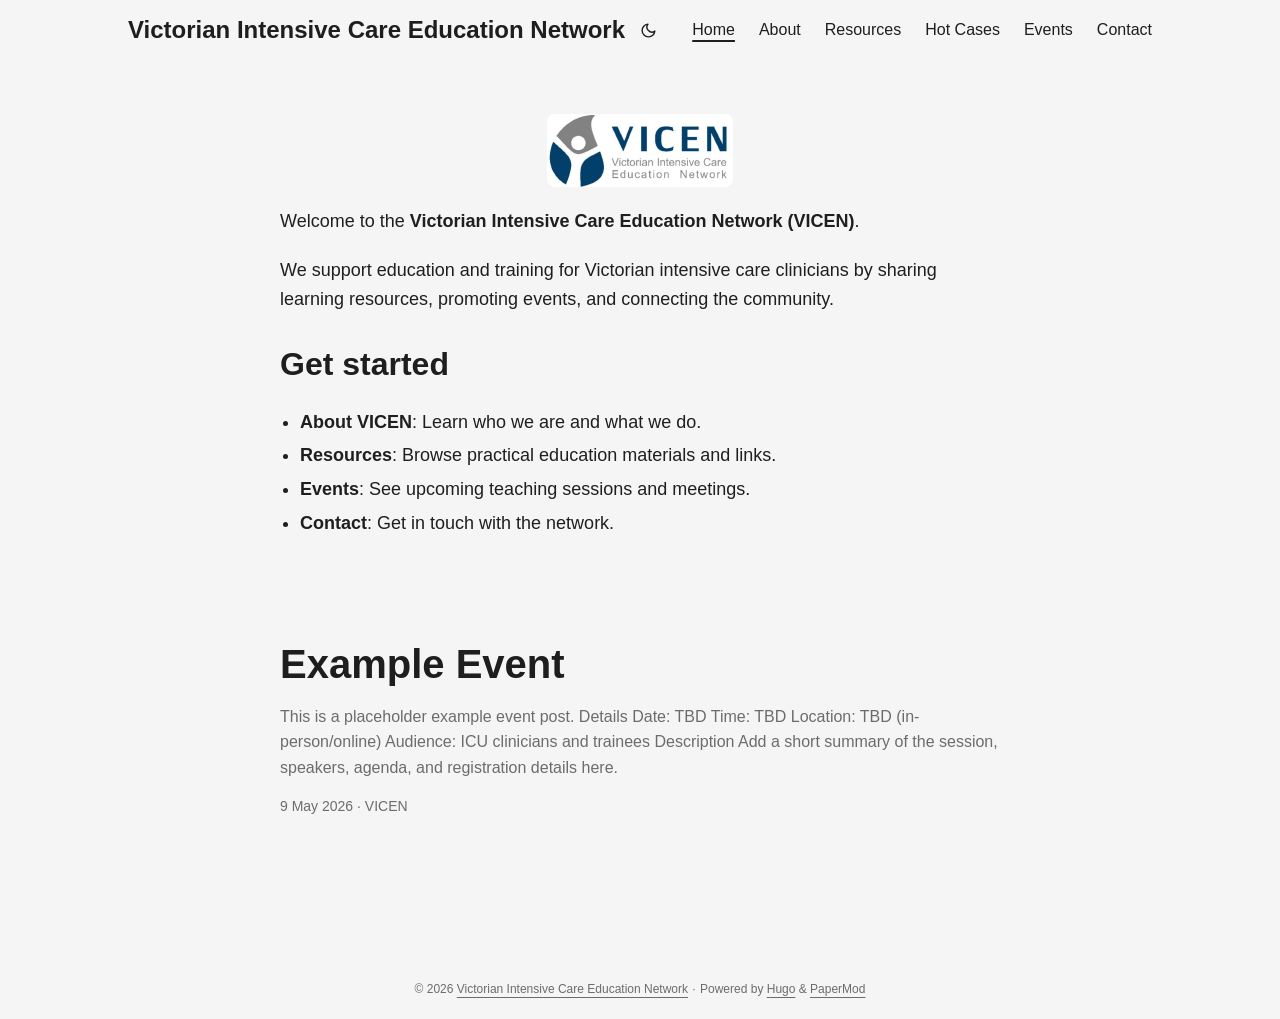
<file: index.html>
<!doctype html><html lang=en dir=auto data-theme=auto><head><meta name=generator content="Hugo 0.161.1"><meta charset=utf-8><meta http-equiv=X-UA-Compatible content="IE=edge"><meta name=viewport content="width=device-width,initial-scale=1,shrink-to-fit=no"><meta name=robots content="index, follow"><title>Victorian Intensive Care Education Network</title><meta name=description content="Education and training resources for Victorian intensive care clinicians"><meta name=author content="VICEN"><link rel=canonical href=https://vicen.au/><link crossorigin=anonymous href=/assets/css/stylesheet.afa6e115031b392f7a4e72c3837d4e93e29bbe88020dcc9831ffcea9108dd969.css integrity="sha256-r6bhFQMbOS96TnLDg31Ok+KbvogCDcyYMf/OqRCN2Wk=" rel="preload stylesheet" as=style><link rel=icon href=https://vicen.au/favicon.ico><link rel=icon type=image/png sizes=16x16 href=https://vicen.au/favicon-16x16.png><link rel=icon type=image/png sizes=32x32 href=https://vicen.au/favicon-32x32.png><link rel=apple-touch-icon href=https://vicen.au/apple-touch-icon.png><link rel=mask-icon href=https://vicen.au/safari-pinned-tab.svg><meta name=theme-color content="#2e2e33"><meta name=msapplication-TileColor content="#2e2e33"><link rel=alternate type=application/rss+xml href=https://vicen.au/index.xml title=rss><link rel=alternate hreflang=en href=https://vicen.au/><noscript><style>#theme-toggle,.top-link{display:none}</style><style>@media(prefers-color-scheme:dark){:root{--theme:rgb(29, 30, 32);--entry:rgb(46, 46, 51);--primary:rgb(218, 218, 219);--secondary:rgb(155, 156, 157);--tertiary:rgb(65, 66, 68);--content:rgb(196, 196, 197);--code-block-bg:rgb(46, 46, 51);--code-bg:rgb(55, 56, 62);--border:rgb(51, 51, 51);color-scheme:dark}.list{background:var(--theme)}.toc{background:var(--entry)}}</style></noscript><script>localStorage.getItem("pref-theme")==="dark"?document.querySelector("html").dataset.theme="dark":localStorage.getItem("pref-theme")==="light"?document.querySelector("html").dataset.theme="light":window.matchMedia("(prefers-color-scheme: dark)").matches?document.querySelector("html").dataset.theme="dark":document.querySelector("html").dataset.theme="light"</script><meta property="og:url" content="https://vicen.au/"><meta property="og:site_name" content="Victorian Intensive Care Education Network"><meta property="og:title" content="Victorian Intensive Care Education Network"><meta property="og:description" content="Welcome to the Victorian Intensive Care Education Network (VICEN).
We support education and training for Victorian intensive care clinicians by sharing learning resources, promoting events, and connecting the community.
Get started About VICEN: Learn who we are and what we do. Resources: Browse practical education materials and links. Events: See upcoming teaching sessions and meetings. Contact: Get in touch with the network."><meta property="og:locale" content="en_au"><meta property="og:type" content="website"><meta name=twitter:card content="summary"><meta name=twitter:title content="Victorian Intensive Care Education Network"><meta name=twitter:description content="Welcome to the Victorian Intensive Care Education Network (VICEN).
We support education and training for Victorian intensive care clinicians by sharing learning resources, promoting events, and connecting the community.
Get started About VICEN: Learn who we are and what we do. Resources: Browse practical education materials and links. Events: See upcoming teaching sessions and meetings. Contact: Get in touch with the network."><script type=application/ld+json>{"@context":"https://schema.org","@type":"Organization","name":"Victorian Intensive Care Education Network","url":"https://vicen.au/","description":"Education and training resources for Victorian intensive care clinicians","logo":"https://vicen.au/favicon.ico","sameAs":[]}</script></head><body class=list id=top><header class=header><nav class=header-nav><div class=logo><a href=https://vicen.au/ accesskey=h title="Victorian Intensive Care Education Network (Alt + H)">Victorian Intensive Care Education Network</a><div class=logo-switches><button id=theme-toggle class=theme-toggle accesskey=t title="(Alt + T)" aria-label="Toggle theme">
<svg class="moon" width="17" height="17" viewBox="0 0 24 24" fill="none" stroke="currentColor" stroke-width="2" stroke-linecap="round" stroke-linejoin="round"><path d="M21 12.79A9 9 0 1111.21 3 7 7 0 0021 12.79z"/></svg>
<svg class="sun" width="17" height="17" viewBox="0 0 24 24" fill="none" stroke="currentColor" stroke-width="2" stroke-linecap="round" stroke-linejoin="round"><circle cx="12" cy="12" r="5"/><line x1="12" y1="1" x2="12" y2="3"/><line x1="12" y1="21" x2="12" y2="23"/><line x1="4.22" y1="4.22" x2="5.64" y2="5.64"/><line x1="18.36" y1="18.36" x2="19.78" y2="19.78"/><line x1="1" y1="12" x2="3" y2="12"/><line x1="21" y1="12" x2="23" y2="12"/><line x1="4.22" y1="19.78" x2="5.64" y2="18.36"/><line x1="18.36" y1="5.64" x2="19.78" y2="4.22"/></svg></button></div></div><ul id=menu class=menu><li><a href=https://vicen.au/ title=Home><span class=active>Home</span></a></li><li><a href=https://vicen.au/about/ title=About><span>About</span></a></li><li><a href=https://vicen.au/resources/ title=Resources><span>Resources</span></a></li><li><a href=https://vicen.au/hot-cases/ title="Hot Cases"><span>Hot Cases</span></a></li><li><a href=https://vicen.au/events/ title=Events><span>Events</span></a></li><li><a href=https://vicen.au/contact/ title=Contact><span>Contact</span></a></li></ul></nav></header><main class=main><div class="post-content md-content"><figure class=align-center><img loading=lazy src=/images/vicen-branding.png#center alt="Victorian Intensive Care Education Network"></figure><p>Welcome to the <strong>Victorian Intensive Care Education Network (VICEN)</strong>.</p><p>We support education and training for Victorian intensive care clinicians by sharing learning resources, promoting events, and connecting the community.</p><h2 id=get-started>Get started<a hidden class=anchor aria-hidden=true href=#get-started>#</a></h2><ul><li><strong>About VICEN</strong>: Learn who we are and what we do.</li><li><strong>Resources</strong>: Browse practical education materials and links.</li><li><strong>Events</strong>: See upcoming teaching sessions and meetings.</li><li><strong>Contact</strong>: Get in touch with the network.</li></ul></div><article class=first-entry><header class=entry-header><h2 class=entry-hint-parent>Example Event</h2></header><div class=entry-content><p>This is a placeholder example event post.
Details Date: TBD Time: TBD Location: TBD (in-person/online) Audience: ICU clinicians and trainees Description Add a short summary of the session, speakers, agenda, and registration details here.</p></div><footer class=entry-footer><span title='2026-05-09 00:00:00 +0000 UTC'>9 May 2026</span>&nbsp;·&nbsp;<span>VICEN</span></footer><a class=entry-link aria-label="post link to Example Event" href=https://vicen.au/events/example-event/></a></article></main><footer class=footer><span>&copy; 2026 <a href=https://vicen.au/>Victorian Intensive Care Education Network</a></span> ·
<span>Powered by
<a href="https://gohugo.io/?utm_source=papermod" rel=noopener target=_blank>Hugo</a> &
<a href=https://github.com/adityatelange/hugo-PaperMod/ rel=noopener target=_blank>PaperMod</a></span></footer><a href=#top id=top-link class="top-link hidden" aria-label="go to top" title="Go to Top (Alt + G)" accesskey=g><svg viewBox="0 0 24 24" fill="none" stroke="currentColor" stroke-width="2" stroke-linecap="round" stroke-linejoin="round" class="feather feather-chevrons-up"><polyline points="17 11 12 6 7 11"/><polyline points="17 18 12 13 7 18"/></svg>
</a><script>let menu=document.getElementById("menu");if(menu){const e=localStorage.getItem("menu-scroll-position");e&&(menu.scrollLeft=parseInt(e,10)),menu.onscroll=function(){localStorage.setItem("menu-scroll-position",menu.scrollLeft)}}document.querySelectorAll('a[href^="#"]').forEach(e=>{e.addEventListener("click",function(e){e.preventDefault();var t=this.getAttribute("href").substr(1);window.matchMedia("(prefers-reduced-motion: reduce)").matches?document.querySelector(`[id='${decodeURIComponent(t)}']`).scrollIntoView():document.querySelector(`[id='${decodeURIComponent(t)}']`).scrollIntoView({behavior:"smooth"}),t==="top"?history.replaceState(null,null," "):history.pushState(null,null,`#${t}`)})})</script><script>var toplink=document.getElementById("top-link");window.onscroll=function(){const e=window.innerHeight;document.body.scrollTop>e||document.documentElement.scrollTop>e?toplink.classList.remove("hidden"):toplink.classList.add("hidden")}</script><script>document.getElementById("theme-toggle").addEventListener("click",()=>{const e=document.querySelector("html");e.dataset.theme==="dark"?(e.dataset.theme="light",localStorage.setItem("pref-theme","light")):(e.dataset.theme="dark",localStorage.setItem("pref-theme","dark"))})</script></body></html>
</file>
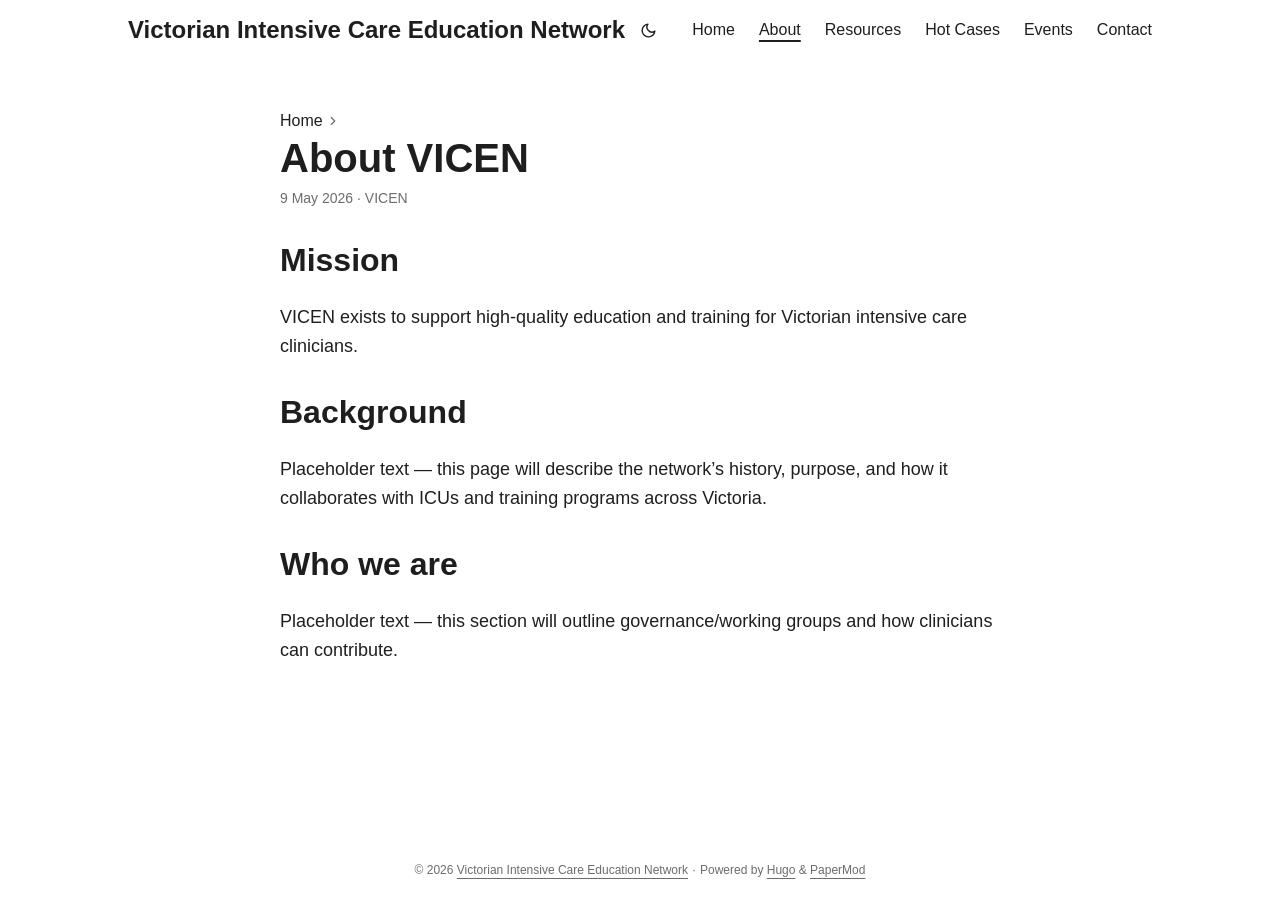
<file: about/index.html>
<!doctype html><html lang=en dir=auto data-theme=auto><head><meta charset=utf-8><meta http-equiv=X-UA-Compatible content="IE=edge"><meta name=viewport content="width=device-width,initial-scale=1,shrink-to-fit=no"><meta name=robots content="index, follow"><title>About VICEN | Victorian Intensive Care Education Network</title><meta name=keywords content><meta name=description content="Mission
VICEN exists to support high-quality education and training for Victorian intensive care clinicians.
Background
Placeholder text — this page will describe the network’s history, purpose, and how it collaborates with ICUs and training programs across Victoria.
Who we are
Placeholder text — this section will outline governance/working groups and how clinicians can contribute."><meta name=author content="VICEN"><link rel=canonical href=https://vicen.au/about/><link crossorigin=anonymous href=/assets/css/stylesheet.afa6e115031b392f7a4e72c3837d4e93e29bbe88020dcc9831ffcea9108dd969.css integrity="sha256-r6bhFQMbOS96TnLDg31Ok+KbvogCDcyYMf/OqRCN2Wk=" rel="preload stylesheet" as=style><link rel=icon href=https://vicen.au/favicon.ico><link rel=icon type=image/png sizes=16x16 href=https://vicen.au/favicon-16x16.png><link rel=icon type=image/png sizes=32x32 href=https://vicen.au/favicon-32x32.png><link rel=apple-touch-icon href=https://vicen.au/apple-touch-icon.png><link rel=mask-icon href=https://vicen.au/safari-pinned-tab.svg><meta name=theme-color content="#2e2e33"><meta name=msapplication-TileColor content="#2e2e33"><link rel=alternate hreflang=en href=https://vicen.au/about/><noscript><style>#theme-toggle,.top-link{display:none}</style><style>@media(prefers-color-scheme:dark){:root{--theme:rgb(29, 30, 32);--entry:rgb(46, 46, 51);--primary:rgb(218, 218, 219);--secondary:rgb(155, 156, 157);--tertiary:rgb(65, 66, 68);--content:rgb(196, 196, 197);--code-block-bg:rgb(46, 46, 51);--code-bg:rgb(55, 56, 62);--border:rgb(51, 51, 51);color-scheme:dark}.list{background:var(--theme)}.toc{background:var(--entry)}}</style></noscript><script>localStorage.getItem("pref-theme")==="dark"?document.querySelector("html").dataset.theme="dark":localStorage.getItem("pref-theme")==="light"?document.querySelector("html").dataset.theme="light":window.matchMedia("(prefers-color-scheme: dark)").matches?document.querySelector("html").dataset.theme="dark":document.querySelector("html").dataset.theme="light"</script><meta property="og:url" content="https://vicen.au/about/"><meta property="og:site_name" content="Victorian Intensive Care Education Network"><meta property="og:title" content="About VICEN"><meta property="og:description" content="Mission VICEN exists to support high-quality education and training for Victorian intensive care clinicians.
Background Placeholder text — this page will describe the network’s history, purpose, and how it collaborates with ICUs and training programs across Victoria.
Who we are Placeholder text — this section will outline governance/working groups and how clinicians can contribute."><meta property="og:locale" content="en_au"><meta property="og:type" content="article"><meta property="article:published_time" content="2026-05-09T00:00:00+00:00"><meta property="article:modified_time" content="2026-05-09T00:00:00+00:00"><meta name=twitter:card content="summary"><meta name=twitter:title content="About VICEN"><meta name=twitter:description content="Mission VICEN exists to support high-quality education and training for Victorian intensive care clinicians.
Background Placeholder text — this page will describe the network’s history, purpose, and how it collaborates with ICUs and training programs across Victoria.
Who we are Placeholder text — this section will outline governance/working groups and how clinicians can contribute."><script type=application/ld+json>{"@context":"https://schema.org","@type":"BreadcrumbList","itemListElement":[{"@type":"ListItem","position":1,"name":"About VICEN","item":"https://vicen.au/about/"}]}</script><script type=application/ld+json>{"@context":"https://schema.org","@type":"BlogPosting","headline":"About VICEN","name":"About VICEN","description":"Mission VICEN exists to support high-quality education and training for Victorian intensive care clinicians.\nBackground Placeholder text — this page will describe the network’s history, purpose, and how it collaborates with ICUs and training programs across Victoria.\nWho we are Placeholder text — this section will outline governance/working groups and how clinicians can contribute.\n","keywords":[],"articleBody":"Mission VICEN exists to support high-quality education and training for Victorian intensive care clinicians.\nBackground Placeholder text — this page will describe the network’s history, purpose, and how it collaborates with ICUs and training programs across Victoria.\nWho we are Placeholder text — this section will outline governance/working groups and how clinicians can contribute.\n","wordCount":"54","inLanguage":"en","datePublished":"2026-05-09T00:00:00Z","dateModified":"2026-05-09T00:00:00Z","author":{"@type":"Person","name":"VICEN"},"mainEntityOfPage":{"@type":"WebPage","@id":"https://vicen.au/about/"},"publisher":{"@type":"Organization","name":"Victorian Intensive Care Education Network","logo":{"@type":"ImageObject","url":"https://vicen.au/favicon.ico"}}}</script></head><body id=top><header class=header><nav class=header-nav><div class=logo><a href=https://vicen.au/ accesskey=h title="Victorian Intensive Care Education Network (Alt + H)">Victorian Intensive Care Education Network</a><div class=logo-switches><button id=theme-toggle class=theme-toggle accesskey=t title="(Alt + T)" aria-label="Toggle theme">
<svg class="moon" width="17" height="17" viewBox="0 0 24 24" fill="none" stroke="currentColor" stroke-width="2" stroke-linecap="round" stroke-linejoin="round"><path d="M21 12.79A9 9 0 1111.21 3 7 7 0 0021 12.79z"/></svg>
<svg class="sun" width="17" height="17" viewBox="0 0 24 24" fill="none" stroke="currentColor" stroke-width="2" stroke-linecap="round" stroke-linejoin="round"><circle cx="12" cy="12" r="5"/><line x1="12" y1="1" x2="12" y2="3"/><line x1="12" y1="21" x2="12" y2="23"/><line x1="4.22" y1="4.22" x2="5.64" y2="5.64"/><line x1="18.36" y1="18.36" x2="19.78" y2="19.78"/><line x1="1" y1="12" x2="3" y2="12"/><line x1="21" y1="12" x2="23" y2="12"/><line x1="4.22" y1="19.78" x2="5.64" y2="18.36"/><line x1="18.36" y1="5.64" x2="19.78" y2="4.22"/></svg></button></div></div><ul id=menu class=menu><li><a href=https://vicen.au/ title=Home><span>Home</span></a></li><li><a href=https://vicen.au/about/ title=About><span class=active>About</span></a></li><li><a href=https://vicen.au/resources/ title=Resources><span>Resources</span></a></li><li><a href=https://vicen.au/hot-cases/ title="Hot Cases"><span>Hot Cases</span></a></li><li><a href=https://vicen.au/events/ title=Events><span>Events</span></a></li><li><a href=https://vicen.au/contact/ title=Contact><span>Contact</span></a></li></ul></nav></header><main class=main><article class=post-single><header class=post-header><nav class=breadcrumbs role=navigation aria-label=Breadcrumb><a href=/>Home</a>
<svg viewBox="0 0 24 24" fill="none" stroke="currentColor" stroke-width="2" stroke-linecap="round" stroke-linejoin="round" class="feather feather-chevron-right"><polyline points="9 18 15 12 9 6"/></svg></nav><h1 class="post-title entry-hint-parent">About VICEN</h1><div class=post-meta><span title='2026-05-09 00:00:00 +0000 UTC'>9 May 2026</span>&nbsp;·&nbsp;<span>VICEN</span></div></header><div class="post-content md-content"><h2 id=mission>Mission<a hidden class=anchor aria-hidden=true href=#mission>#</a></h2><p>VICEN exists to support high-quality education and training for Victorian intensive care clinicians.</p><h2 id=background>Background<a hidden class=anchor aria-hidden=true href=#background>#</a></h2><p>Placeholder text — this page will describe the network’s history, purpose, and how it collaborates with ICUs and training programs across Victoria.</p><h2 id=who-we-are>Who we are<a hidden class=anchor aria-hidden=true href=#who-we-are>#</a></h2><p>Placeholder text — this section will outline governance/working groups and how clinicians can contribute.</p></div><footer class=post-footer><ul class=post-tags></ul></footer></article></main><footer class=footer><span>&copy; 2026 <a href=https://vicen.au/>Victorian Intensive Care Education Network</a></span> ·
<span>Powered by
<a href="https://gohugo.io/?utm_source=papermod" rel=noopener target=_blank>Hugo</a> &
<a href=https://github.com/adityatelange/hugo-PaperMod/ rel=noopener target=_blank>PaperMod</a></span></footer><a href=#top id=top-link class="top-link hidden" aria-label="go to top" title="Go to Top (Alt + G)" accesskey=g><svg viewBox="0 0 24 24" fill="none" stroke="currentColor" stroke-width="2" stroke-linecap="round" stroke-linejoin="round" class="feather feather-chevrons-up"><polyline points="17 11 12 6 7 11"/><polyline points="17 18 12 13 7 18"/></svg>
</a><script>let menu=document.getElementById("menu");if(menu){const e=localStorage.getItem("menu-scroll-position");e&&(menu.scrollLeft=parseInt(e,10)),menu.onscroll=function(){localStorage.setItem("menu-scroll-position",menu.scrollLeft)}}document.querySelectorAll('a[href^="#"]').forEach(e=>{e.addEventListener("click",function(e){e.preventDefault();var t=this.getAttribute("href").substr(1);window.matchMedia("(prefers-reduced-motion: reduce)").matches?document.querySelector(`[id='${decodeURIComponent(t)}']`).scrollIntoView():document.querySelector(`[id='${decodeURIComponent(t)}']`).scrollIntoView({behavior:"smooth"}),t==="top"?history.replaceState(null,null," "):history.pushState(null,null,`#${t}`)})})</script><script>var toplink=document.getElementById("top-link");window.onscroll=function(){const e=window.innerHeight;document.body.scrollTop>e||document.documentElement.scrollTop>e?toplink.classList.remove("hidden"):toplink.classList.add("hidden")}</script><script>document.getElementById("theme-toggle").addEventListener("click",()=>{const e=document.querySelector("html");e.dataset.theme==="dark"?(e.dataset.theme="light",localStorage.setItem("pref-theme","light")):(e.dataset.theme="dark",localStorage.setItem("pref-theme","dark"))})</script><script>document.querySelectorAll("pre > code").forEach(e=>{const n=e.parentNode.parentNode,t=document.createElement("button");t.classList.add("copy-code"),t.innerHTML="copy";function s(){t.innerHTML="copied!",setTimeout(()=>{t.innerHTML="copy"},2e3)}t.addEventListener("click",t=>{if("clipboard"in navigator){navigator.clipboard.writeText(e.textContent),s();return}const n=document.createRange();n.selectNodeContents(e);const o=window.getSelection();o.removeAllRanges(),o.addRange(n);try{document.execCommand("copy"),s()}catch{}o.removeRange(n)}),n.classList.contains("highlight")?n.appendChild(t):n.parentNode.firstChild==n||(e.parentNode.parentNode.parentNode.parentNode.parentNode.nodeName=="TABLE"?e.parentNode.parentNode.parentNode.parentNode.parentNode.appendChild(t):e.parentNode.appendChild(t))})</script></body></html>
</file>
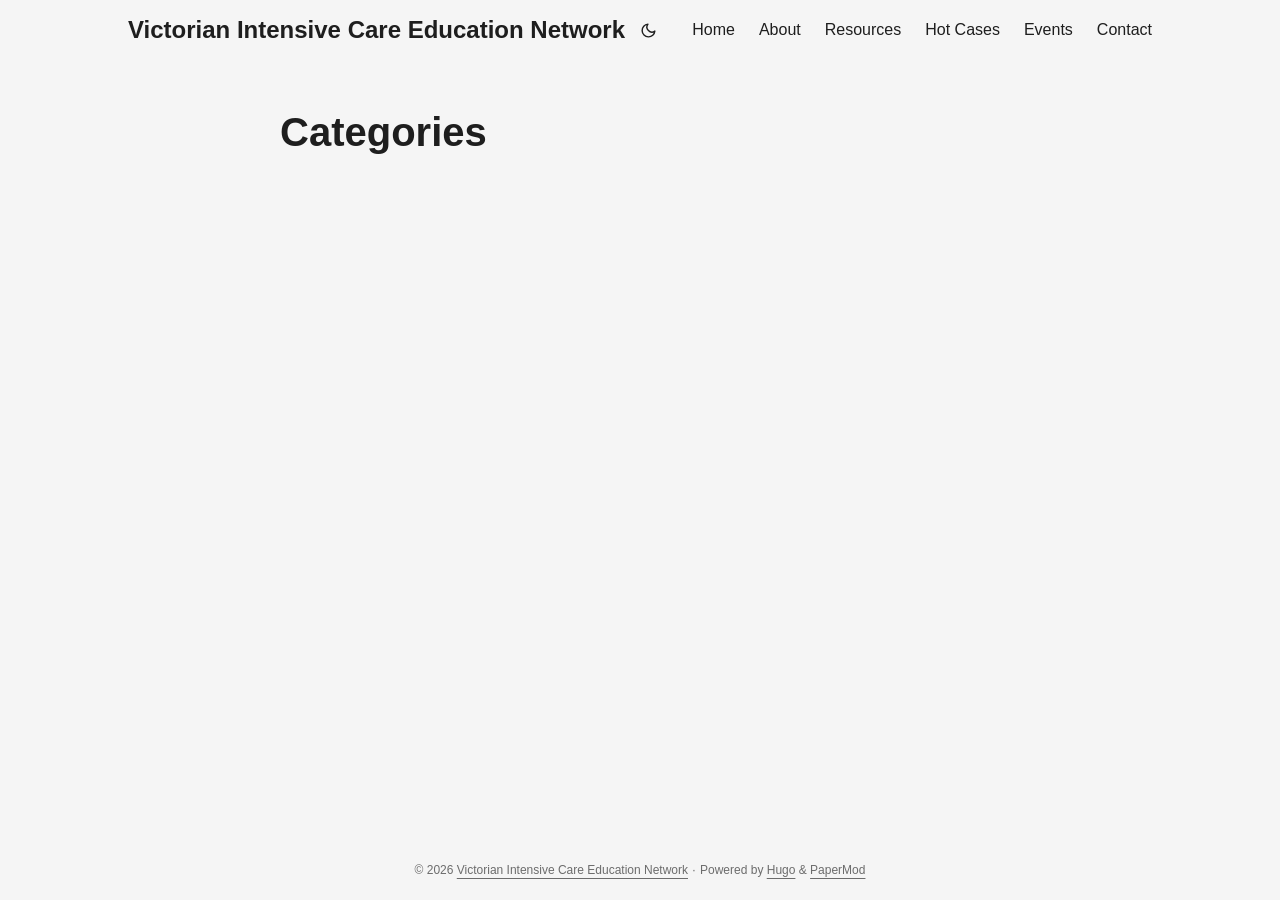
<file: categories/index.html>
<!doctype html><html lang=en dir=auto data-theme=auto><head><meta charset=utf-8><meta http-equiv=X-UA-Compatible content="IE=edge"><meta name=viewport content="width=device-width,initial-scale=1,shrink-to-fit=no"><meta name=robots content="index, follow"><title>Categories | Victorian Intensive Care Education Network</title><meta name=keywords content><meta name=description content="Education and training resources for Victorian intensive care clinicians"><meta name=author content="VICEN"><link rel=canonical href=https://vicen.au/categories/><link crossorigin=anonymous href=/assets/css/stylesheet.afa6e115031b392f7a4e72c3837d4e93e29bbe88020dcc9831ffcea9108dd969.css integrity="sha256-r6bhFQMbOS96TnLDg31Ok+KbvogCDcyYMf/OqRCN2Wk=" rel="preload stylesheet" as=style><link rel=icon href=https://vicen.au/favicon.ico><link rel=icon type=image/png sizes=16x16 href=https://vicen.au/favicon-16x16.png><link rel=icon type=image/png sizes=32x32 href=https://vicen.au/favicon-32x32.png><link rel=apple-touch-icon href=https://vicen.au/apple-touch-icon.png><link rel=mask-icon href=https://vicen.au/safari-pinned-tab.svg><meta name=theme-color content="#2e2e33"><meta name=msapplication-TileColor content="#2e2e33"><link rel=alternate type=application/rss+xml href=https://vicen.au/categories/index.xml title=rss><link rel=alternate hreflang=en href=https://vicen.au/categories/><noscript><style>#theme-toggle,.top-link{display:none}</style><style>@media(prefers-color-scheme:dark){:root{--theme:rgb(29, 30, 32);--entry:rgb(46, 46, 51);--primary:rgb(218, 218, 219);--secondary:rgb(155, 156, 157);--tertiary:rgb(65, 66, 68);--content:rgb(196, 196, 197);--code-block-bg:rgb(46, 46, 51);--code-bg:rgb(55, 56, 62);--border:rgb(51, 51, 51);color-scheme:dark}.list{background:var(--theme)}.toc{background:var(--entry)}}</style></noscript><script>localStorage.getItem("pref-theme")==="dark"?document.querySelector("html").dataset.theme="dark":localStorage.getItem("pref-theme")==="light"?document.querySelector("html").dataset.theme="light":window.matchMedia("(prefers-color-scheme: dark)").matches?document.querySelector("html").dataset.theme="dark":document.querySelector("html").dataset.theme="light"</script><meta property="og:url" content="https://vicen.au/categories/"><meta property="og:site_name" content="Victorian Intensive Care Education Network"><meta property="og:title" content="Categories"><meta property="og:description" content="Education and training resources for Victorian intensive care clinicians"><meta property="og:locale" content="en_au"><meta property="og:type" content="website"><meta name=twitter:card content="summary"><meta name=twitter:title content="Categories"><meta name=twitter:description content="Education and training resources for Victorian intensive care clinicians"></head><body class=list id=top><header class=header><nav class=header-nav><div class=logo><a href=https://vicen.au/ accesskey=h title="Victorian Intensive Care Education Network (Alt + H)">Victorian Intensive Care Education Network</a><div class=logo-switches><button id=theme-toggle class=theme-toggle accesskey=t title="(Alt + T)" aria-label="Toggle theme">
<svg class="moon" width="17" height="17" viewBox="0 0 24 24" fill="none" stroke="currentColor" stroke-width="2" stroke-linecap="round" stroke-linejoin="round"><path d="M21 12.79A9 9 0 1111.21 3 7 7 0 0021 12.79z"/></svg>
<svg class="sun" width="17" height="17" viewBox="0 0 24 24" fill="none" stroke="currentColor" stroke-width="2" stroke-linecap="round" stroke-linejoin="round"><circle cx="12" cy="12" r="5"/><line x1="12" y1="1" x2="12" y2="3"/><line x1="12" y1="21" x2="12" y2="23"/><line x1="4.22" y1="4.22" x2="5.64" y2="5.64"/><line x1="18.36" y1="18.36" x2="19.78" y2="19.78"/><line x1="1" y1="12" x2="3" y2="12"/><line x1="21" y1="12" x2="23" y2="12"/><line x1="4.22" y1="19.78" x2="5.64" y2="18.36"/><line x1="18.36" y1="5.64" x2="19.78" y2="4.22"/></svg></button></div></div><ul id=menu class=menu><li><a href=https://vicen.au/ title=Home><span>Home</span></a></li><li><a href=https://vicen.au/about/ title=About><span>About</span></a></li><li><a href=https://vicen.au/resources/ title=Resources><span>Resources</span></a></li><li><a href=https://vicen.au/hot-cases/ title="Hot Cases"><span>Hot Cases</span></a></li><li><a href=https://vicen.au/events/ title=Events><span>Events</span></a></li><li><a href=https://vicen.au/contact/ title=Contact><span>Contact</span></a></li></ul></nav></header><main class=main><header class=page-header><h1>Categories</h1></header><ul class=terms-tags></ul></main><footer class=footer><span>&copy; 2026 <a href=https://vicen.au/>Victorian Intensive Care Education Network</a></span> ·
<span>Powered by
<a href="https://gohugo.io/?utm_source=papermod" rel=noopener target=_blank>Hugo</a> &
<a href=https://github.com/adityatelange/hugo-PaperMod/ rel=noopener target=_blank>PaperMod</a></span></footer><a href=#top id=top-link class="top-link hidden" aria-label="go to top" title="Go to Top (Alt + G)" accesskey=g><svg viewBox="0 0 24 24" fill="none" stroke="currentColor" stroke-width="2" stroke-linecap="round" stroke-linejoin="round" class="feather feather-chevrons-up"><polyline points="17 11 12 6 7 11"/><polyline points="17 18 12 13 7 18"/></svg>
</a><script>let menu=document.getElementById("menu");if(menu){const e=localStorage.getItem("menu-scroll-position");e&&(menu.scrollLeft=parseInt(e,10)),menu.onscroll=function(){localStorage.setItem("menu-scroll-position",menu.scrollLeft)}}document.querySelectorAll('a[href^="#"]').forEach(e=>{e.addEventListener("click",function(e){e.preventDefault();var t=this.getAttribute("href").substr(1);window.matchMedia("(prefers-reduced-motion: reduce)").matches?document.querySelector(`[id='${decodeURIComponent(t)}']`).scrollIntoView():document.querySelector(`[id='${decodeURIComponent(t)}']`).scrollIntoView({behavior:"smooth"}),t==="top"?history.replaceState(null,null," "):history.pushState(null,null,`#${t}`)})})</script><script>var toplink=document.getElementById("top-link");window.onscroll=function(){const e=window.innerHeight;document.body.scrollTop>e||document.documentElement.scrollTop>e?toplink.classList.remove("hidden"):toplink.classList.add("hidden")}</script><script>document.getElementById("theme-toggle").addEventListener("click",()=>{const e=document.querySelector("html");e.dataset.theme==="dark"?(e.dataset.theme="light",localStorage.setItem("pref-theme","light")):(e.dataset.theme="dark",localStorage.setItem("pref-theme","dark"))})</script></body></html>
</file>
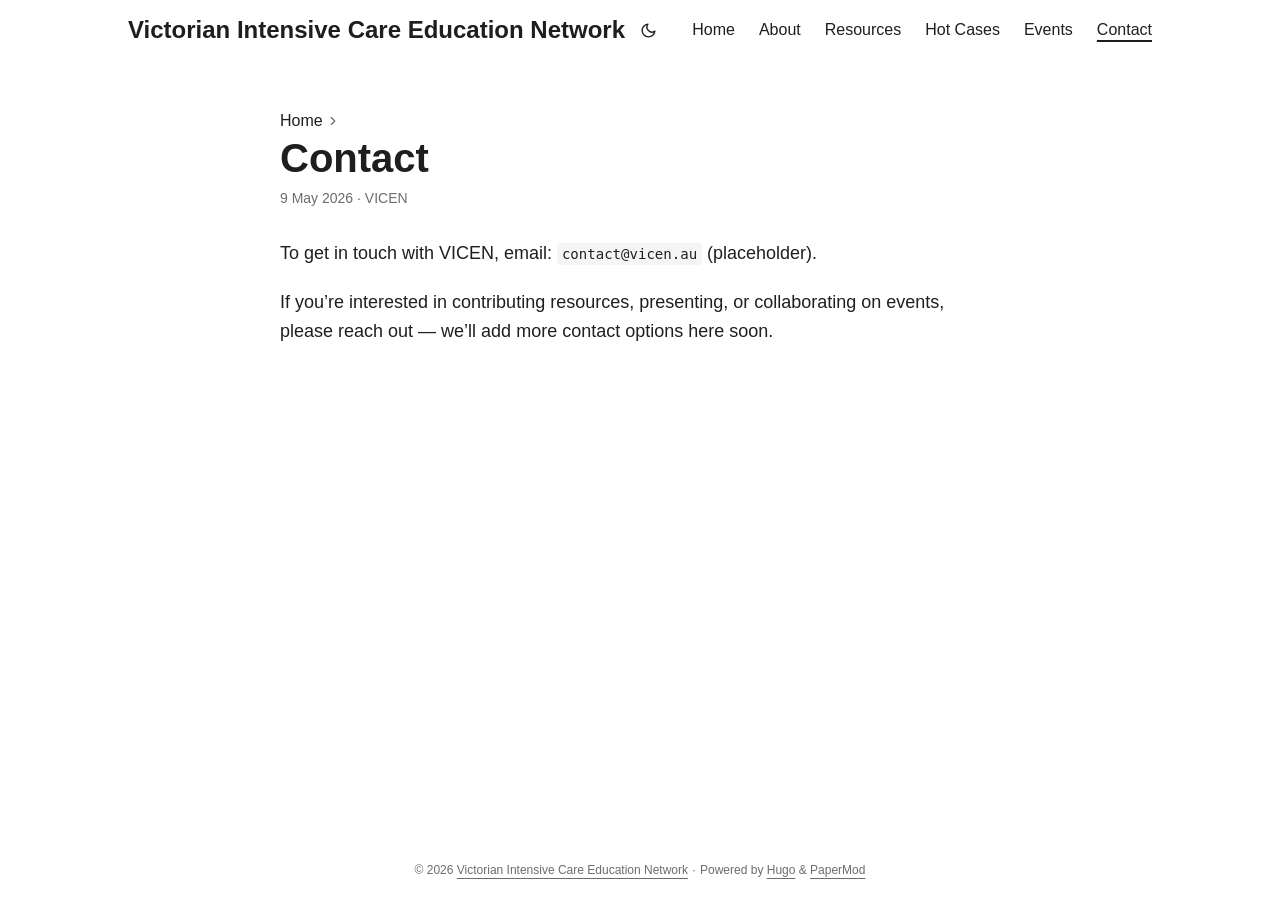
<file: contact/index.html>
<!doctype html><html lang=en dir=auto data-theme=auto><head><meta charset=utf-8><meta http-equiv=X-UA-Compatible content="IE=edge"><meta name=viewport content="width=device-width,initial-scale=1,shrink-to-fit=no"><meta name=robots content="index, follow"><title>Contact | Victorian Intensive Care Education Network</title><meta name=keywords content><meta name=description content="To get in touch with VICEN, email: contact@vicen.au (placeholder).
If you’re interested in contributing resources, presenting, or collaborating on events, please reach out — we’ll add more contact options here soon."><meta name=author content="VICEN"><link rel=canonical href=https://vicen.au/contact/><link crossorigin=anonymous href=/assets/css/stylesheet.afa6e115031b392f7a4e72c3837d4e93e29bbe88020dcc9831ffcea9108dd969.css integrity="sha256-r6bhFQMbOS96TnLDg31Ok+KbvogCDcyYMf/OqRCN2Wk=" rel="preload stylesheet" as=style><link rel=icon href=https://vicen.au/favicon.ico><link rel=icon type=image/png sizes=16x16 href=https://vicen.au/favicon-16x16.png><link rel=icon type=image/png sizes=32x32 href=https://vicen.au/favicon-32x32.png><link rel=apple-touch-icon href=https://vicen.au/apple-touch-icon.png><link rel=mask-icon href=https://vicen.au/safari-pinned-tab.svg><meta name=theme-color content="#2e2e33"><meta name=msapplication-TileColor content="#2e2e33"><link rel=alternate hreflang=en href=https://vicen.au/contact/><noscript><style>#theme-toggle,.top-link{display:none}</style><style>@media(prefers-color-scheme:dark){:root{--theme:rgb(29, 30, 32);--entry:rgb(46, 46, 51);--primary:rgb(218, 218, 219);--secondary:rgb(155, 156, 157);--tertiary:rgb(65, 66, 68);--content:rgb(196, 196, 197);--code-block-bg:rgb(46, 46, 51);--code-bg:rgb(55, 56, 62);--border:rgb(51, 51, 51);color-scheme:dark}.list{background:var(--theme)}.toc{background:var(--entry)}}</style></noscript><script>localStorage.getItem("pref-theme")==="dark"?document.querySelector("html").dataset.theme="dark":localStorage.getItem("pref-theme")==="light"?document.querySelector("html").dataset.theme="light":window.matchMedia("(prefers-color-scheme: dark)").matches?document.querySelector("html").dataset.theme="dark":document.querySelector("html").dataset.theme="light"</script><meta property="og:url" content="https://vicen.au/contact/"><meta property="og:site_name" content="Victorian Intensive Care Education Network"><meta property="og:title" content="Contact"><meta property="og:description" content="To get in touch with VICEN, email: contact@vicen.au (placeholder).
If you’re interested in contributing resources, presenting, or collaborating on events, please reach out — we’ll add more contact options here soon."><meta property="og:locale" content="en_au"><meta property="og:type" content="article"><meta property="article:published_time" content="2026-05-09T00:00:00+00:00"><meta property="article:modified_time" content="2026-05-09T00:00:00+00:00"><meta name=twitter:card content="summary"><meta name=twitter:title content="Contact"><meta name=twitter:description content="To get in touch with VICEN, email: contact@vicen.au (placeholder).
If you’re interested in contributing resources, presenting, or collaborating on events, please reach out — we’ll add more contact options here soon."><script type=application/ld+json>{"@context":"https://schema.org","@type":"BreadcrumbList","itemListElement":[{"@type":"ListItem","position":1,"name":"Contact","item":"https://vicen.au/contact/"}]}</script><script type=application/ld+json>{"@context":"https://schema.org","@type":"BlogPosting","headline":"Contact","name":"Contact","description":"To get in touch with VICEN, email: contact@vicen.au (placeholder).\nIf you’re interested in contributing resources, presenting, or collaborating on events, please reach out — we’ll add more contact options here soon.\n","keywords":[],"articleBody":"To get in touch with VICEN, email: contact@vicen.au (placeholder).\nIf you’re interested in contributing resources, presenting, or collaborating on events, please reach out — we’ll add more contact options here soon.\n","wordCount":"31","inLanguage":"en","datePublished":"2026-05-09T00:00:00Z","dateModified":"2026-05-09T00:00:00Z","author":{"@type":"Person","name":"VICEN"},"mainEntityOfPage":{"@type":"WebPage","@id":"https://vicen.au/contact/"},"publisher":{"@type":"Organization","name":"Victorian Intensive Care Education Network","logo":{"@type":"ImageObject","url":"https://vicen.au/favicon.ico"}}}</script></head><body id=top><header class=header><nav class=header-nav><div class=logo><a href=https://vicen.au/ accesskey=h title="Victorian Intensive Care Education Network (Alt + H)">Victorian Intensive Care Education Network</a><div class=logo-switches><button id=theme-toggle class=theme-toggle accesskey=t title="(Alt + T)" aria-label="Toggle theme">
<svg class="moon" width="17" height="17" viewBox="0 0 24 24" fill="none" stroke="currentColor" stroke-width="2" stroke-linecap="round" stroke-linejoin="round"><path d="M21 12.79A9 9 0 1111.21 3 7 7 0 0021 12.79z"/></svg>
<svg class="sun" width="17" height="17" viewBox="0 0 24 24" fill="none" stroke="currentColor" stroke-width="2" stroke-linecap="round" stroke-linejoin="round"><circle cx="12" cy="12" r="5"/><line x1="12" y1="1" x2="12" y2="3"/><line x1="12" y1="21" x2="12" y2="23"/><line x1="4.22" y1="4.22" x2="5.64" y2="5.64"/><line x1="18.36" y1="18.36" x2="19.78" y2="19.78"/><line x1="1" y1="12" x2="3" y2="12"/><line x1="21" y1="12" x2="23" y2="12"/><line x1="4.22" y1="19.78" x2="5.64" y2="18.36"/><line x1="18.36" y1="5.64" x2="19.78" y2="4.22"/></svg></button></div></div><ul id=menu class=menu><li><a href=https://vicen.au/ title=Home><span>Home</span></a></li><li><a href=https://vicen.au/about/ title=About><span>About</span></a></li><li><a href=https://vicen.au/resources/ title=Resources><span>Resources</span></a></li><li><a href=https://vicen.au/hot-cases/ title="Hot Cases"><span>Hot Cases</span></a></li><li><a href=https://vicen.au/events/ title=Events><span>Events</span></a></li><li><a href=https://vicen.au/contact/ title=Contact><span class=active>Contact</span></a></li></ul></nav></header><main class=main><article class=post-single><header class=post-header><nav class=breadcrumbs role=navigation aria-label=Breadcrumb><a href=/>Home</a>
<svg viewBox="0 0 24 24" fill="none" stroke="currentColor" stroke-width="2" stroke-linecap="round" stroke-linejoin="round" class="feather feather-chevron-right"><polyline points="9 18 15 12 9 6"/></svg></nav><h1 class="post-title entry-hint-parent">Contact</h1><div class=post-meta><span title='2026-05-09 00:00:00 +0000 UTC'>9 May 2026</span>&nbsp;·&nbsp;<span>VICEN</span></div></header><div class="post-content md-content"><p>To get in touch with VICEN, email: <code>contact@vicen.au</code> (placeholder).</p><p>If you’re interested in contributing resources, presenting, or collaborating on events, please reach out — we’ll add more contact options here soon.</p></div><footer class=post-footer><ul class=post-tags></ul></footer></article></main><footer class=footer><span>&copy; 2026 <a href=https://vicen.au/>Victorian Intensive Care Education Network</a></span> ·
<span>Powered by
<a href="https://gohugo.io/?utm_source=papermod" rel=noopener target=_blank>Hugo</a> &
<a href=https://github.com/adityatelange/hugo-PaperMod/ rel=noopener target=_blank>PaperMod</a></span></footer><a href=#top id=top-link class="top-link hidden" aria-label="go to top" title="Go to Top (Alt + G)" accesskey=g><svg viewBox="0 0 24 24" fill="none" stroke="currentColor" stroke-width="2" stroke-linecap="round" stroke-linejoin="round" class="feather feather-chevrons-up"><polyline points="17 11 12 6 7 11"/><polyline points="17 18 12 13 7 18"/></svg>
</a><script>let menu=document.getElementById("menu");if(menu){const e=localStorage.getItem("menu-scroll-position");e&&(menu.scrollLeft=parseInt(e,10)),menu.onscroll=function(){localStorage.setItem("menu-scroll-position",menu.scrollLeft)}}document.querySelectorAll('a[href^="#"]').forEach(e=>{e.addEventListener("click",function(e){e.preventDefault();var t=this.getAttribute("href").substr(1);window.matchMedia("(prefers-reduced-motion: reduce)").matches?document.querySelector(`[id='${decodeURIComponent(t)}']`).scrollIntoView():document.querySelector(`[id='${decodeURIComponent(t)}']`).scrollIntoView({behavior:"smooth"}),t==="top"?history.replaceState(null,null," "):history.pushState(null,null,`#${t}`)})})</script><script>var toplink=document.getElementById("top-link");window.onscroll=function(){const e=window.innerHeight;document.body.scrollTop>e||document.documentElement.scrollTop>e?toplink.classList.remove("hidden"):toplink.classList.add("hidden")}</script><script>document.getElementById("theme-toggle").addEventListener("click",()=>{const e=document.querySelector("html");e.dataset.theme==="dark"?(e.dataset.theme="light",localStorage.setItem("pref-theme","light")):(e.dataset.theme="dark",localStorage.setItem("pref-theme","dark"))})</script><script>document.querySelectorAll("pre > code").forEach(e=>{const n=e.parentNode.parentNode,t=document.createElement("button");t.classList.add("copy-code"),t.innerHTML="copy";function s(){t.innerHTML="copied!",setTimeout(()=>{t.innerHTML="copy"},2e3)}t.addEventListener("click",t=>{if("clipboard"in navigator){navigator.clipboard.writeText(e.textContent),s();return}const n=document.createRange();n.selectNodeContents(e);const o=window.getSelection();o.removeAllRanges(),o.addRange(n);try{document.execCommand("copy"),s()}catch{}o.removeRange(n)}),n.classList.contains("highlight")?n.appendChild(t):n.parentNode.firstChild==n||(e.parentNode.parentNode.parentNode.parentNode.parentNode.nodeName=="TABLE"?e.parentNode.parentNode.parentNode.parentNode.parentNode.appendChild(t):e.parentNode.appendChild(t))})</script></body></html>
</file>
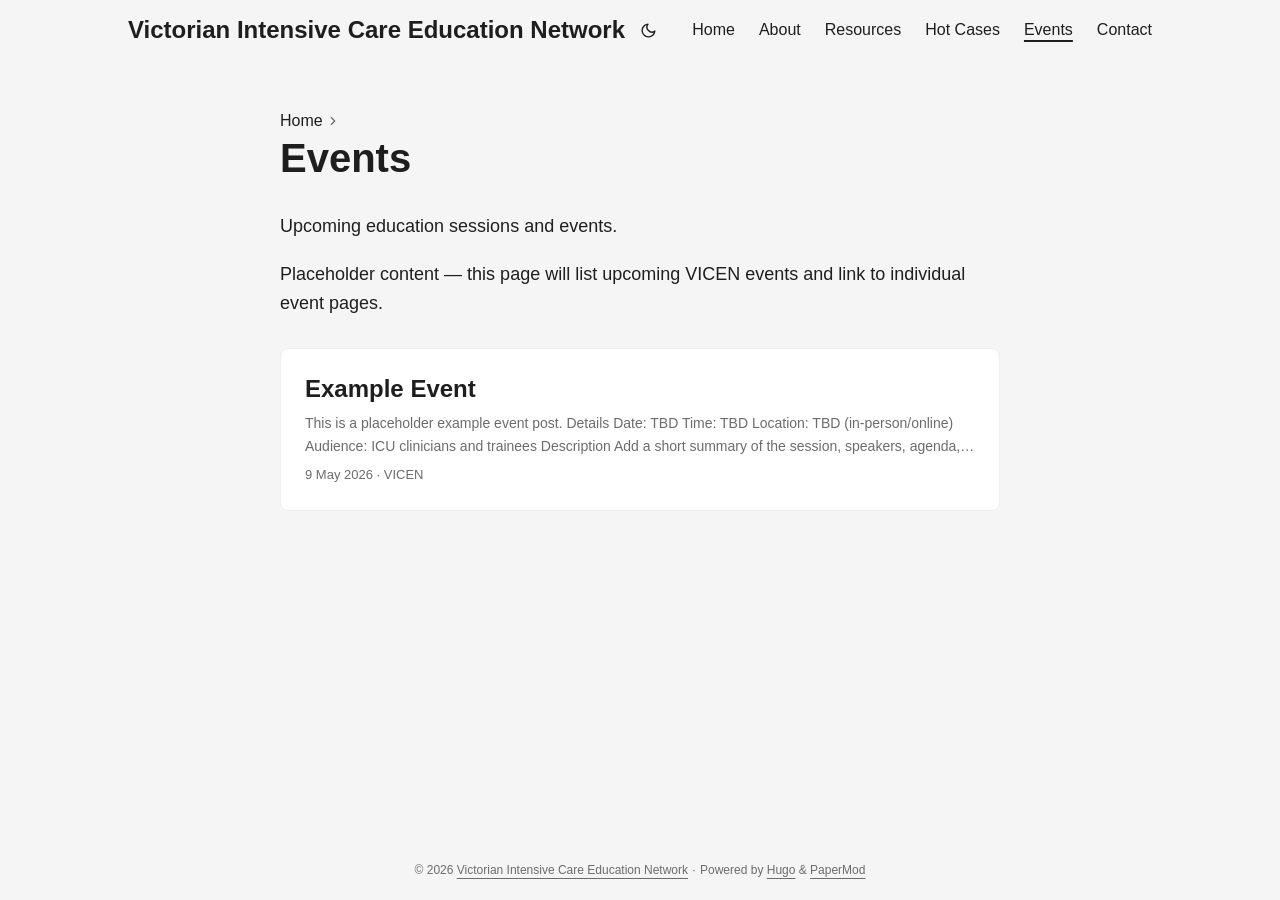
<file: events/index.html>
<!doctype html><html lang=en dir=auto data-theme=auto><head><meta charset=utf-8><meta http-equiv=X-UA-Compatible content="IE=edge"><meta name=viewport content="width=device-width,initial-scale=1,shrink-to-fit=no"><meta name=robots content="index, follow"><title>Events | Victorian Intensive Care Education Network</title><meta name=keywords content><meta name=description content="Upcoming education sessions and events.
Placeholder content — this page will list upcoming VICEN events and link to individual event pages."><meta name=author content="VICEN"><link rel=canonical href=https://vicen.au/events/><link crossorigin=anonymous href=/assets/css/stylesheet.afa6e115031b392f7a4e72c3837d4e93e29bbe88020dcc9831ffcea9108dd969.css integrity="sha256-r6bhFQMbOS96TnLDg31Ok+KbvogCDcyYMf/OqRCN2Wk=" rel="preload stylesheet" as=style><link rel=icon href=https://vicen.au/favicon.ico><link rel=icon type=image/png sizes=16x16 href=https://vicen.au/favicon-16x16.png><link rel=icon type=image/png sizes=32x32 href=https://vicen.au/favicon-32x32.png><link rel=apple-touch-icon href=https://vicen.au/apple-touch-icon.png><link rel=mask-icon href=https://vicen.au/safari-pinned-tab.svg><meta name=theme-color content="#2e2e33"><meta name=msapplication-TileColor content="#2e2e33"><link rel=alternate type=application/rss+xml href=https://vicen.au/events/index.xml title=rss><link rel=alternate hreflang=en href=https://vicen.au/events/><noscript><style>#theme-toggle,.top-link{display:none}</style><style>@media(prefers-color-scheme:dark){:root{--theme:rgb(29, 30, 32);--entry:rgb(46, 46, 51);--primary:rgb(218, 218, 219);--secondary:rgb(155, 156, 157);--tertiary:rgb(65, 66, 68);--content:rgb(196, 196, 197);--code-block-bg:rgb(46, 46, 51);--code-bg:rgb(55, 56, 62);--border:rgb(51, 51, 51);color-scheme:dark}.list{background:var(--theme)}.toc{background:var(--entry)}}</style></noscript><script>localStorage.getItem("pref-theme")==="dark"?document.querySelector("html").dataset.theme="dark":localStorage.getItem("pref-theme")==="light"?document.querySelector("html").dataset.theme="light":window.matchMedia("(prefers-color-scheme: dark)").matches?document.querySelector("html").dataset.theme="dark":document.querySelector("html").dataset.theme="light"</script><meta property="og:url" content="https://vicen.au/events/"><meta property="og:site_name" content="Victorian Intensive Care Education Network"><meta property="og:title" content="Events"><meta property="og:description" content="Upcoming education sessions and events.
Placeholder content — this page will list upcoming VICEN events and link to individual event pages."><meta property="og:locale" content="en_au"><meta property="og:type" content="website"><meta name=twitter:card content="summary"><meta name=twitter:title content="Events"><meta name=twitter:description content="Upcoming education sessions and events.
Placeholder content — this page will list upcoming VICEN events and link to individual event pages."><script type=application/ld+json>{"@context":"https://schema.org","@type":"BreadcrumbList","itemListElement":[{"@type":"ListItem","position":1,"name":"Events","item":"https://vicen.au/events/"}]}</script></head><body class=list id=top><header class=header><nav class=header-nav><div class=logo><a href=https://vicen.au/ accesskey=h title="Victorian Intensive Care Education Network (Alt + H)">Victorian Intensive Care Education Network</a><div class=logo-switches><button id=theme-toggle class=theme-toggle accesskey=t title="(Alt + T)" aria-label="Toggle theme">
<svg class="moon" width="17" height="17" viewBox="0 0 24 24" fill="none" stroke="currentColor" stroke-width="2" stroke-linecap="round" stroke-linejoin="round"><path d="M21 12.79A9 9 0 1111.21 3 7 7 0 0021 12.79z"/></svg>
<svg class="sun" width="17" height="17" viewBox="0 0 24 24" fill="none" stroke="currentColor" stroke-width="2" stroke-linecap="round" stroke-linejoin="round"><circle cx="12" cy="12" r="5"/><line x1="12" y1="1" x2="12" y2="3"/><line x1="12" y1="21" x2="12" y2="23"/><line x1="4.22" y1="4.22" x2="5.64" y2="5.64"/><line x1="18.36" y1="18.36" x2="19.78" y2="19.78"/><line x1="1" y1="12" x2="3" y2="12"/><line x1="21" y1="12" x2="23" y2="12"/><line x1="4.22" y1="19.78" x2="5.64" y2="18.36"/><line x1="18.36" y1="5.64" x2="19.78" y2="4.22"/></svg></button></div></div><ul id=menu class=menu><li><a href=https://vicen.au/ title=Home><span>Home</span></a></li><li><a href=https://vicen.au/about/ title=About><span>About</span></a></li><li><a href=https://vicen.au/resources/ title=Resources><span>Resources</span></a></li><li><a href=https://vicen.au/hot-cases/ title="Hot Cases"><span>Hot Cases</span></a></li><li><a href=https://vicen.au/events/ title=Events><span class=active>Events</span></a></li><li><a href=https://vicen.au/contact/ title=Contact><span>Contact</span></a></li></ul></nav></header><main class=main><header class=page-header><nav class=breadcrumbs role=navigation aria-label=Breadcrumb><a href=/>Home</a>
<svg viewBox="0 0 24 24" fill="none" stroke="currentColor" stroke-width="2" stroke-linecap="round" stroke-linejoin="round" class="feather feather-chevron-right"><polyline points="9 18 15 12 9 6"/></svg></nav><h1>Events</h1></header><div class="post-content md-content"><p>Upcoming education sessions and events.</p><p>Placeholder content — this page will list upcoming VICEN events and link to individual event pages.</p></div><article class=post-entry><header class=entry-header><h2 class=entry-hint-parent>Example Event</h2></header><div class=entry-content><p>This is a placeholder example event post.
Details Date: TBD Time: TBD Location: TBD (in-person/online) Audience: ICU clinicians and trainees Description Add a short summary of the session, speakers, agenda, and registration details here.</p></div><footer class=entry-footer><span title='2026-05-09 00:00:00 +0000 UTC'>9 May 2026</span>&nbsp;·&nbsp;<span>VICEN</span></footer><a class=entry-link aria-label="post link to Example Event" href=https://vicen.au/events/example-event/></a></article></main><footer class=footer><span>&copy; 2026 <a href=https://vicen.au/>Victorian Intensive Care Education Network</a></span> ·
<span>Powered by
<a href="https://gohugo.io/?utm_source=papermod" rel=noopener target=_blank>Hugo</a> &
<a href=https://github.com/adityatelange/hugo-PaperMod/ rel=noopener target=_blank>PaperMod</a></span></footer><a href=#top id=top-link class="top-link hidden" aria-label="go to top" title="Go to Top (Alt + G)" accesskey=g><svg viewBox="0 0 24 24" fill="none" stroke="currentColor" stroke-width="2" stroke-linecap="round" stroke-linejoin="round" class="feather feather-chevrons-up"><polyline points="17 11 12 6 7 11"/><polyline points="17 18 12 13 7 18"/></svg>
</a><script>let menu=document.getElementById("menu");if(menu){const e=localStorage.getItem("menu-scroll-position");e&&(menu.scrollLeft=parseInt(e,10)),menu.onscroll=function(){localStorage.setItem("menu-scroll-position",menu.scrollLeft)}}document.querySelectorAll('a[href^="#"]').forEach(e=>{e.addEventListener("click",function(e){e.preventDefault();var t=this.getAttribute("href").substr(1);window.matchMedia("(prefers-reduced-motion: reduce)").matches?document.querySelector(`[id='${decodeURIComponent(t)}']`).scrollIntoView():document.querySelector(`[id='${decodeURIComponent(t)}']`).scrollIntoView({behavior:"smooth"}),t==="top"?history.replaceState(null,null," "):history.pushState(null,null,`#${t}`)})})</script><script>var toplink=document.getElementById("top-link");window.onscroll=function(){const e=window.innerHeight;document.body.scrollTop>e||document.documentElement.scrollTop>e?toplink.classList.remove("hidden"):toplink.classList.add("hidden")}</script><script>document.getElementById("theme-toggle").addEventListener("click",()=>{const e=document.querySelector("html");e.dataset.theme==="dark"?(e.dataset.theme="light",localStorage.setItem("pref-theme","light")):(e.dataset.theme="dark",localStorage.setItem("pref-theme","dark"))})</script></body></html>
</file>
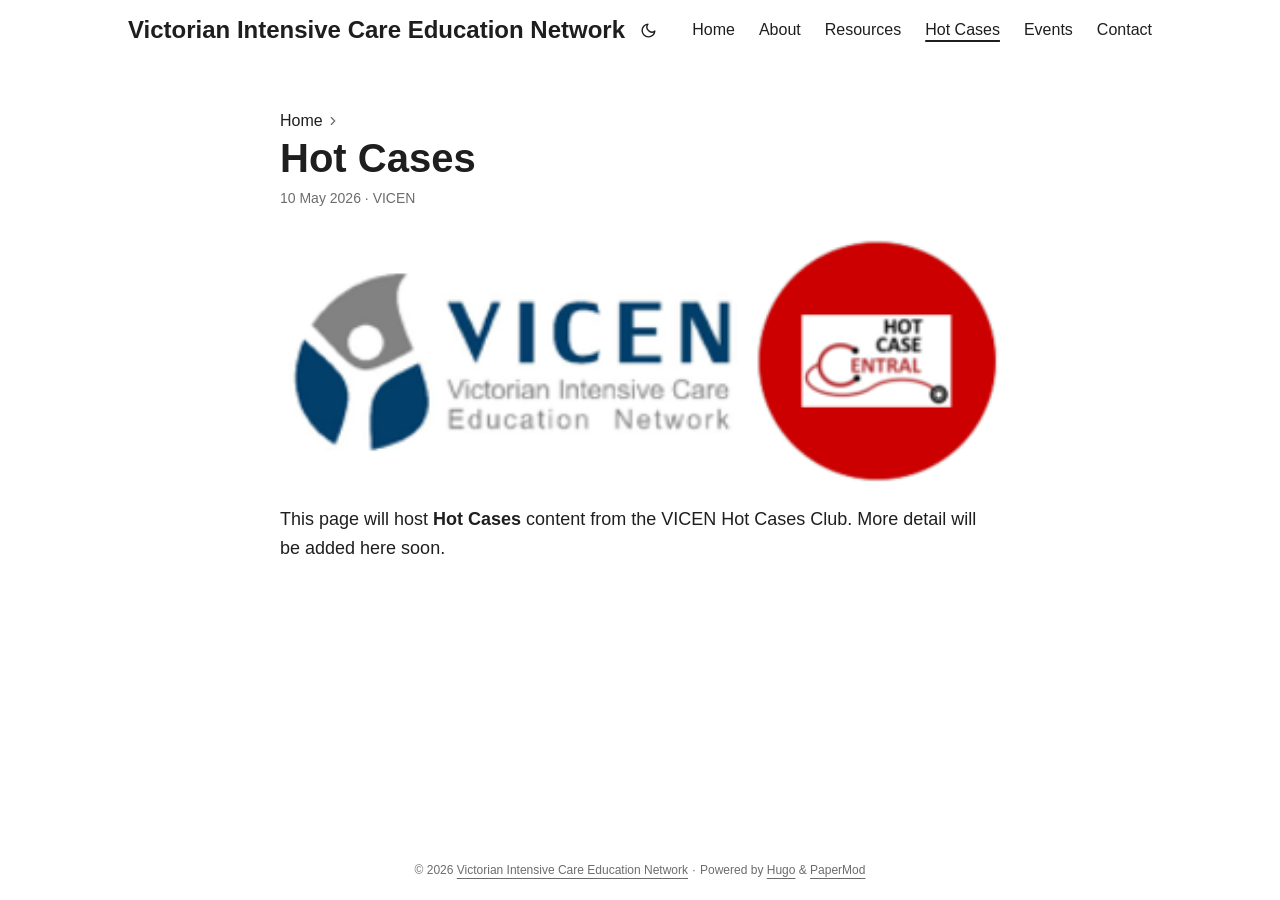
<file: hot-cases/index.html>
<!doctype html><html lang=en dir=auto data-theme=auto><head><meta charset=utf-8><meta http-equiv=X-UA-Compatible content="IE=edge"><meta name=viewport content="width=device-width,initial-scale=1,shrink-to-fit=no"><meta name=robots content="index, follow"><title>Hot Cases | Victorian Intensive Care Education Network</title><meta name=keywords content><meta name=description content="
     


This page will host Hot Cases content from the VICEN Hot Cases Club. More detail will be added here soon."><meta name=author content="VICEN"><link rel=canonical href=https://vicen.au/hot-cases/><link crossorigin=anonymous href=/assets/css/stylesheet.afa6e115031b392f7a4e72c3837d4e93e29bbe88020dcc9831ffcea9108dd969.css integrity="sha256-r6bhFQMbOS96TnLDg31Ok+KbvogCDcyYMf/OqRCN2Wk=" rel="preload stylesheet" as=style><link rel=icon href=https://vicen.au/favicon.ico><link rel=icon type=image/png sizes=16x16 href=https://vicen.au/favicon-16x16.png><link rel=icon type=image/png sizes=32x32 href=https://vicen.au/favicon-32x32.png><link rel=apple-touch-icon href=https://vicen.au/apple-touch-icon.png><link rel=mask-icon href=https://vicen.au/safari-pinned-tab.svg><meta name=theme-color content="#2e2e33"><meta name=msapplication-TileColor content="#2e2e33"><link rel=alternate hreflang=en href=https://vicen.au/hot-cases/><noscript><style>#theme-toggle,.top-link{display:none}</style><style>@media(prefers-color-scheme:dark){:root{--theme:rgb(29, 30, 32);--entry:rgb(46, 46, 51);--primary:rgb(218, 218, 219);--secondary:rgb(155, 156, 157);--tertiary:rgb(65, 66, 68);--content:rgb(196, 196, 197);--code-block-bg:rgb(46, 46, 51);--code-bg:rgb(55, 56, 62);--border:rgb(51, 51, 51);color-scheme:dark}.list{background:var(--theme)}.toc{background:var(--entry)}}</style></noscript><script>localStorage.getItem("pref-theme")==="dark"?document.querySelector("html").dataset.theme="dark":localStorage.getItem("pref-theme")==="light"?document.querySelector("html").dataset.theme="light":window.matchMedia("(prefers-color-scheme: dark)").matches?document.querySelector("html").dataset.theme="dark":document.querySelector("html").dataset.theme="light"</script><meta property="og:url" content="https://vicen.au/hot-cases/"><meta property="og:site_name" content="Victorian Intensive Care Education Network"><meta property="og:title" content="Hot Cases"><meta property="og:description" content="This page will host Hot Cases content from the VICEN Hot Cases Club. More detail will be added here soon."><meta property="og:locale" content="en_au"><meta property="og:type" content="article"><meta property="article:published_time" content="2026-05-10T00:00:00+00:00"><meta property="article:modified_time" content="2026-05-10T00:00:00+00:00"><meta name=twitter:card content="summary"><meta name=twitter:title content="Hot Cases"><meta name=twitter:description content="This page will host Hot Cases content from the VICEN Hot Cases Club. More detail will be added here soon."><script type=application/ld+json>{"@context":"https://schema.org","@type":"BreadcrumbList","itemListElement":[{"@type":"ListItem","position":1,"name":"Hot Cases","item":"https://vicen.au/hot-cases/"}]}</script><script type=application/ld+json>{"@context":"https://schema.org","@type":"BlogPosting","headline":"Hot Cases","name":"Hot Cases","description":" This page will host Hot Cases content from the VICEN Hot Cases Club. More detail will be added here soon.\n","keywords":[],"articleBody":" This page will host Hot Cases content from the VICEN Hot Cases Club. More detail will be added here soon.\n","wordCount":"20","inLanguage":"en","datePublished":"2026-05-10T00:00:00Z","dateModified":"2026-05-10T00:00:00Z","author":{"@type":"Person","name":"VICEN"},"mainEntityOfPage":{"@type":"WebPage","@id":"https://vicen.au/hot-cases/"},"publisher":{"@type":"Organization","name":"Victorian Intensive Care Education Network","logo":{"@type":"ImageObject","url":"https://vicen.au/favicon.ico"}}}</script></head><body id=top><header class=header><nav class=header-nav><div class=logo><a href=https://vicen.au/ accesskey=h title="Victorian Intensive Care Education Network (Alt + H)">Victorian Intensive Care Education Network</a><div class=logo-switches><button id=theme-toggle class=theme-toggle accesskey=t title="(Alt + T)" aria-label="Toggle theme">
<svg class="moon" width="17" height="17" viewBox="0 0 24 24" fill="none" stroke="currentColor" stroke-width="2" stroke-linecap="round" stroke-linejoin="round"><path d="M21 12.79A9 9 0 1111.21 3 7 7 0 0021 12.79z"/></svg>
<svg class="sun" width="17" height="17" viewBox="0 0 24 24" fill="none" stroke="currentColor" stroke-width="2" stroke-linecap="round" stroke-linejoin="round"><circle cx="12" cy="12" r="5"/><line x1="12" y1="1" x2="12" y2="3"/><line x1="12" y1="21" x2="12" y2="23"/><line x1="4.22" y1="4.22" x2="5.64" y2="5.64"/><line x1="18.36" y1="18.36" x2="19.78" y2="19.78"/><line x1="1" y1="12" x2="3" y2="12"/><line x1="21" y1="12" x2="23" y2="12"/><line x1="4.22" y1="19.78" x2="5.64" y2="18.36"/><line x1="18.36" y1="5.64" x2="19.78" y2="4.22"/></svg></button></div></div><ul id=menu class=menu><li><a href=https://vicen.au/ title=Home><span>Home</span></a></li><li><a href=https://vicen.au/about/ title=About><span>About</span></a></li><li><a href=https://vicen.au/resources/ title=Resources><span>Resources</span></a></li><li><a href=https://vicen.au/hot-cases/ title="Hot Cases"><span class=active>Hot Cases</span></a></li><li><a href=https://vicen.au/events/ title=Events><span>Events</span></a></li><li><a href=https://vicen.au/contact/ title=Contact><span>Contact</span></a></li></ul></nav></header><main class=main><article class=post-single><header class=post-header><nav class=breadcrumbs role=navigation aria-label=Breadcrumb><a href=/>Home</a>
<svg viewBox="0 0 24 24" fill="none" stroke="currentColor" stroke-width="2" stroke-linecap="round" stroke-linejoin="round" class="feather feather-chevron-right"><polyline points="9 18 15 12 9 6"/></svg></nav><h1 class="post-title entry-hint-parent">Hot Cases</h1><div class=post-meta><span title='2026-05-10 00:00:00 +0000 UTC'>10 May 2026</span>&nbsp;·&nbsp;<span>VICEN</span></div></header><div class="post-content md-content"><figure class="align-center hot-cases-banner"><img loading=lazy src=/images/vicen-hcc-branding.png#center alt="VICEN Hot Cases Club"></figure><p>This page will host <strong>Hot Cases</strong> content from the VICEN Hot Cases Club. More detail will be added here soon.</p></div><footer class=post-footer><ul class=post-tags></ul></footer></article></main><footer class=footer><span>&copy; 2026 <a href=https://vicen.au/>Victorian Intensive Care Education Network</a></span> ·
<span>Powered by
<a href="https://gohugo.io/?utm_source=papermod" rel=noopener target=_blank>Hugo</a> &
<a href=https://github.com/adityatelange/hugo-PaperMod/ rel=noopener target=_blank>PaperMod</a></span></footer><a href=#top id=top-link class="top-link hidden" aria-label="go to top" title="Go to Top (Alt + G)" accesskey=g><svg viewBox="0 0 24 24" fill="none" stroke="currentColor" stroke-width="2" stroke-linecap="round" stroke-linejoin="round" class="feather feather-chevrons-up"><polyline points="17 11 12 6 7 11"/><polyline points="17 18 12 13 7 18"/></svg>
</a><script>let menu=document.getElementById("menu");if(menu){const e=localStorage.getItem("menu-scroll-position");e&&(menu.scrollLeft=parseInt(e,10)),menu.onscroll=function(){localStorage.setItem("menu-scroll-position",menu.scrollLeft)}}document.querySelectorAll('a[href^="#"]').forEach(e=>{e.addEventListener("click",function(e){e.preventDefault();var t=this.getAttribute("href").substr(1);window.matchMedia("(prefers-reduced-motion: reduce)").matches?document.querySelector(`[id='${decodeURIComponent(t)}']`).scrollIntoView():document.querySelector(`[id='${decodeURIComponent(t)}']`).scrollIntoView({behavior:"smooth"}),t==="top"?history.replaceState(null,null," "):history.pushState(null,null,`#${t}`)})})</script><script>var toplink=document.getElementById("top-link");window.onscroll=function(){const e=window.innerHeight;document.body.scrollTop>e||document.documentElement.scrollTop>e?toplink.classList.remove("hidden"):toplink.classList.add("hidden")}</script><script>document.getElementById("theme-toggle").addEventListener("click",()=>{const e=document.querySelector("html");e.dataset.theme==="dark"?(e.dataset.theme="light",localStorage.setItem("pref-theme","light")):(e.dataset.theme="dark",localStorage.setItem("pref-theme","dark"))})</script><script>document.querySelectorAll("pre > code").forEach(e=>{const n=e.parentNode.parentNode,t=document.createElement("button");t.classList.add("copy-code"),t.innerHTML="copy";function s(){t.innerHTML="copied!",setTimeout(()=>{t.innerHTML="copy"},2e3)}t.addEventListener("click",t=>{if("clipboard"in navigator){navigator.clipboard.writeText(e.textContent),s();return}const n=document.createRange();n.selectNodeContents(e);const o=window.getSelection();o.removeAllRanges(),o.addRange(n);try{document.execCommand("copy"),s()}catch{}o.removeRange(n)}),n.classList.contains("highlight")?n.appendChild(t):n.parentNode.firstChild==n||(e.parentNode.parentNode.parentNode.parentNode.parentNode.nodeName=="TABLE"?e.parentNode.parentNode.parentNode.parentNode.parentNode.appendChild(t):e.parentNode.appendChild(t))})</script></body></html>
</file>
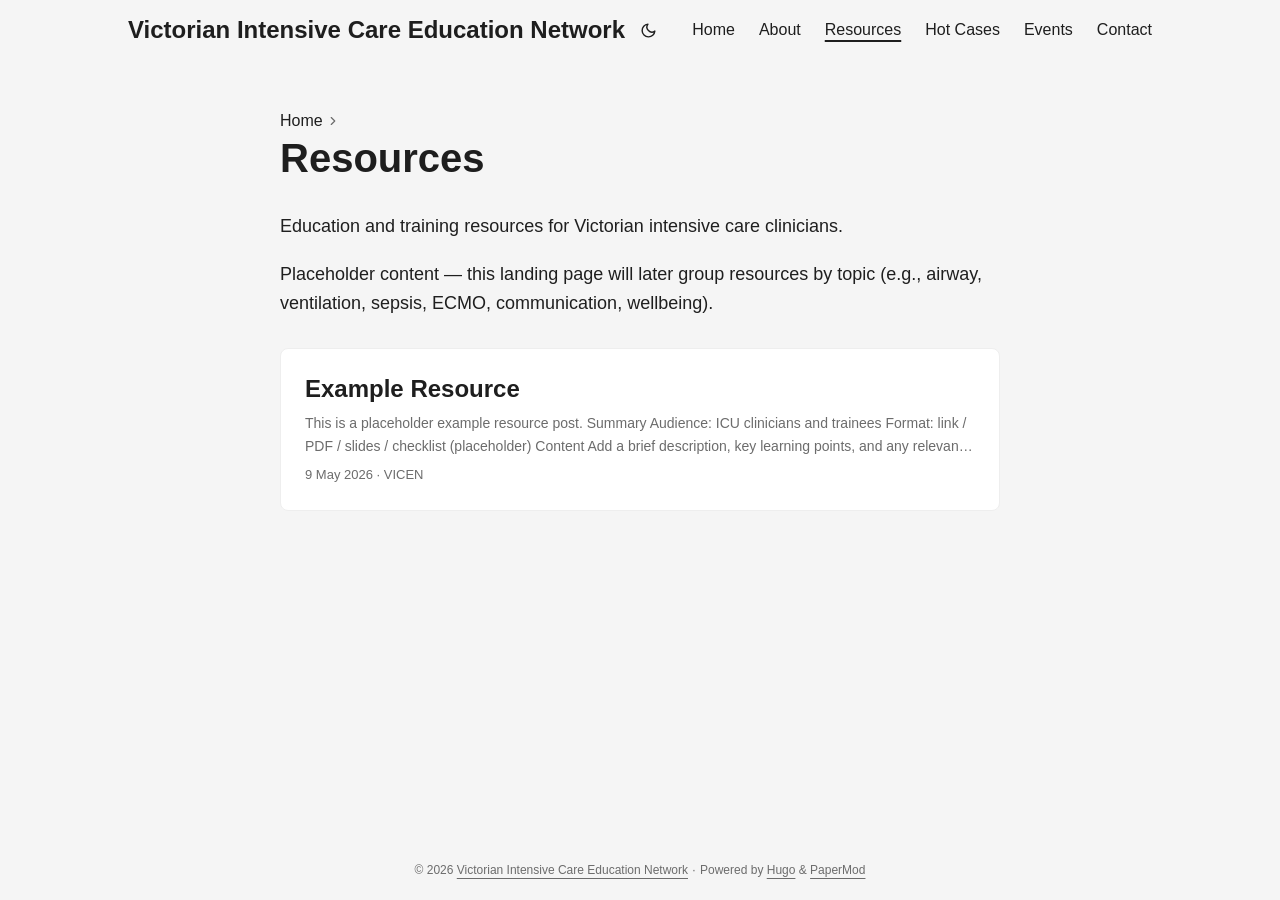
<file: resources/index.html>
<!doctype html><html lang=en dir=auto data-theme=auto><head><meta charset=utf-8><meta http-equiv=X-UA-Compatible content="IE=edge"><meta name=viewport content="width=device-width,initial-scale=1,shrink-to-fit=no"><meta name=robots content="index, follow"><title>Resources | Victorian Intensive Care Education Network</title><meta name=keywords content><meta name=description content="Education and training resources for Victorian intensive care clinicians.
Placeholder content — this landing page will later group resources by topic (e.g., airway, ventilation, sepsis, ECMO, communication, wellbeing)."><meta name=author content="VICEN"><link rel=canonical href=https://vicen.au/resources/><link crossorigin=anonymous href=/assets/css/stylesheet.afa6e115031b392f7a4e72c3837d4e93e29bbe88020dcc9831ffcea9108dd969.css integrity="sha256-r6bhFQMbOS96TnLDg31Ok+KbvogCDcyYMf/OqRCN2Wk=" rel="preload stylesheet" as=style><link rel=icon href=https://vicen.au/favicon.ico><link rel=icon type=image/png sizes=16x16 href=https://vicen.au/favicon-16x16.png><link rel=icon type=image/png sizes=32x32 href=https://vicen.au/favicon-32x32.png><link rel=apple-touch-icon href=https://vicen.au/apple-touch-icon.png><link rel=mask-icon href=https://vicen.au/safari-pinned-tab.svg><meta name=theme-color content="#2e2e33"><meta name=msapplication-TileColor content="#2e2e33"><link rel=alternate type=application/rss+xml href=https://vicen.au/resources/index.xml title=rss><link rel=alternate hreflang=en href=https://vicen.au/resources/><noscript><style>#theme-toggle,.top-link{display:none}</style><style>@media(prefers-color-scheme:dark){:root{--theme:rgb(29, 30, 32);--entry:rgb(46, 46, 51);--primary:rgb(218, 218, 219);--secondary:rgb(155, 156, 157);--tertiary:rgb(65, 66, 68);--content:rgb(196, 196, 197);--code-block-bg:rgb(46, 46, 51);--code-bg:rgb(55, 56, 62);--border:rgb(51, 51, 51);color-scheme:dark}.list{background:var(--theme)}.toc{background:var(--entry)}}</style></noscript><script>localStorage.getItem("pref-theme")==="dark"?document.querySelector("html").dataset.theme="dark":localStorage.getItem("pref-theme")==="light"?document.querySelector("html").dataset.theme="light":window.matchMedia("(prefers-color-scheme: dark)").matches?document.querySelector("html").dataset.theme="dark":document.querySelector("html").dataset.theme="light"</script><meta property="og:url" content="https://vicen.au/resources/"><meta property="og:site_name" content="Victorian Intensive Care Education Network"><meta property="og:title" content="Resources"><meta property="og:description" content="Education and training resources for Victorian intensive care clinicians.
Placeholder content — this landing page will later group resources by topic (e.g., airway, ventilation, sepsis, ECMO, communication, wellbeing)."><meta property="og:locale" content="en_au"><meta property="og:type" content="website"><meta name=twitter:card content="summary"><meta name=twitter:title content="Resources"><meta name=twitter:description content="Education and training resources for Victorian intensive care clinicians.
Placeholder content — this landing page will later group resources by topic (e.g., airway, ventilation, sepsis, ECMO, communication, wellbeing)."><script type=application/ld+json>{"@context":"https://schema.org","@type":"BreadcrumbList","itemListElement":[{"@type":"ListItem","position":1,"name":"Resources","item":"https://vicen.au/resources/"}]}</script></head><body class=list id=top><header class=header><nav class=header-nav><div class=logo><a href=https://vicen.au/ accesskey=h title="Victorian Intensive Care Education Network (Alt + H)">Victorian Intensive Care Education Network</a><div class=logo-switches><button id=theme-toggle class=theme-toggle accesskey=t title="(Alt + T)" aria-label="Toggle theme">
<svg class="moon" width="17" height="17" viewBox="0 0 24 24" fill="none" stroke="currentColor" stroke-width="2" stroke-linecap="round" stroke-linejoin="round"><path d="M21 12.79A9 9 0 1111.21 3 7 7 0 0021 12.79z"/></svg>
<svg class="sun" width="17" height="17" viewBox="0 0 24 24" fill="none" stroke="currentColor" stroke-width="2" stroke-linecap="round" stroke-linejoin="round"><circle cx="12" cy="12" r="5"/><line x1="12" y1="1" x2="12" y2="3"/><line x1="12" y1="21" x2="12" y2="23"/><line x1="4.22" y1="4.22" x2="5.64" y2="5.64"/><line x1="18.36" y1="18.36" x2="19.78" y2="19.78"/><line x1="1" y1="12" x2="3" y2="12"/><line x1="21" y1="12" x2="23" y2="12"/><line x1="4.22" y1="19.78" x2="5.64" y2="18.36"/><line x1="18.36" y1="5.64" x2="19.78" y2="4.22"/></svg></button></div></div><ul id=menu class=menu><li><a href=https://vicen.au/ title=Home><span>Home</span></a></li><li><a href=https://vicen.au/about/ title=About><span>About</span></a></li><li><a href=https://vicen.au/resources/ title=Resources><span class=active>Resources</span></a></li><li><a href=https://vicen.au/hot-cases/ title="Hot Cases"><span>Hot Cases</span></a></li><li><a href=https://vicen.au/events/ title=Events><span>Events</span></a></li><li><a href=https://vicen.au/contact/ title=Contact><span>Contact</span></a></li></ul></nav></header><main class=main><header class=page-header><nav class=breadcrumbs role=navigation aria-label=Breadcrumb><a href=/>Home</a>
<svg viewBox="0 0 24 24" fill="none" stroke="currentColor" stroke-width="2" stroke-linecap="round" stroke-linejoin="round" class="feather feather-chevron-right"><polyline points="9 18 15 12 9 6"/></svg></nav><h1>Resources</h1></header><div class="post-content md-content"><p>Education and training resources for Victorian intensive care clinicians.</p><p>Placeholder content — this landing page will later group resources by topic (e.g., airway, ventilation, sepsis, ECMO, communication, wellbeing).</p></div><article class=post-entry><header class=entry-header><h2 class=entry-hint-parent>Example Resource</h2></header><div class=entry-content><p>This is a placeholder example resource post.
Summary Audience: ICU clinicians and trainees Format: link / PDF / slides / checklist (placeholder) Content Add a brief description, key learning points, and any relevant links here.</p></div><footer class=entry-footer><span title='2026-05-09 00:00:00 +0000 UTC'>9 May 2026</span>&nbsp;·&nbsp;<span>VICEN</span></footer><a class=entry-link aria-label="post link to Example Resource" href=https://vicen.au/resources/example-resource/></a></article></main><footer class=footer><span>&copy; 2026 <a href=https://vicen.au/>Victorian Intensive Care Education Network</a></span> ·
<span>Powered by
<a href="https://gohugo.io/?utm_source=papermod" rel=noopener target=_blank>Hugo</a> &
<a href=https://github.com/adityatelange/hugo-PaperMod/ rel=noopener target=_blank>PaperMod</a></span></footer><a href=#top id=top-link class="top-link hidden" aria-label="go to top" title="Go to Top (Alt + G)" accesskey=g><svg viewBox="0 0 24 24" fill="none" stroke="currentColor" stroke-width="2" stroke-linecap="round" stroke-linejoin="round" class="feather feather-chevrons-up"><polyline points="17 11 12 6 7 11"/><polyline points="17 18 12 13 7 18"/></svg>
</a><script>let menu=document.getElementById("menu");if(menu){const e=localStorage.getItem("menu-scroll-position");e&&(menu.scrollLeft=parseInt(e,10)),menu.onscroll=function(){localStorage.setItem("menu-scroll-position",menu.scrollLeft)}}document.querySelectorAll('a[href^="#"]').forEach(e=>{e.addEventListener("click",function(e){e.preventDefault();var t=this.getAttribute("href").substr(1);window.matchMedia("(prefers-reduced-motion: reduce)").matches?document.querySelector(`[id='${decodeURIComponent(t)}']`).scrollIntoView():document.querySelector(`[id='${decodeURIComponent(t)}']`).scrollIntoView({behavior:"smooth"}),t==="top"?history.replaceState(null,null," "):history.pushState(null,null,`#${t}`)})})</script><script>var toplink=document.getElementById("top-link");window.onscroll=function(){const e=window.innerHeight;document.body.scrollTop>e||document.documentElement.scrollTop>e?toplink.classList.remove("hidden"):toplink.classList.add("hidden")}</script><script>document.getElementById("theme-toggle").addEventListener("click",()=>{const e=document.querySelector("html");e.dataset.theme==="dark"?(e.dataset.theme="light",localStorage.setItem("pref-theme","light")):(e.dataset.theme="dark",localStorage.setItem("pref-theme","dark"))})</script></body></html>
</file>
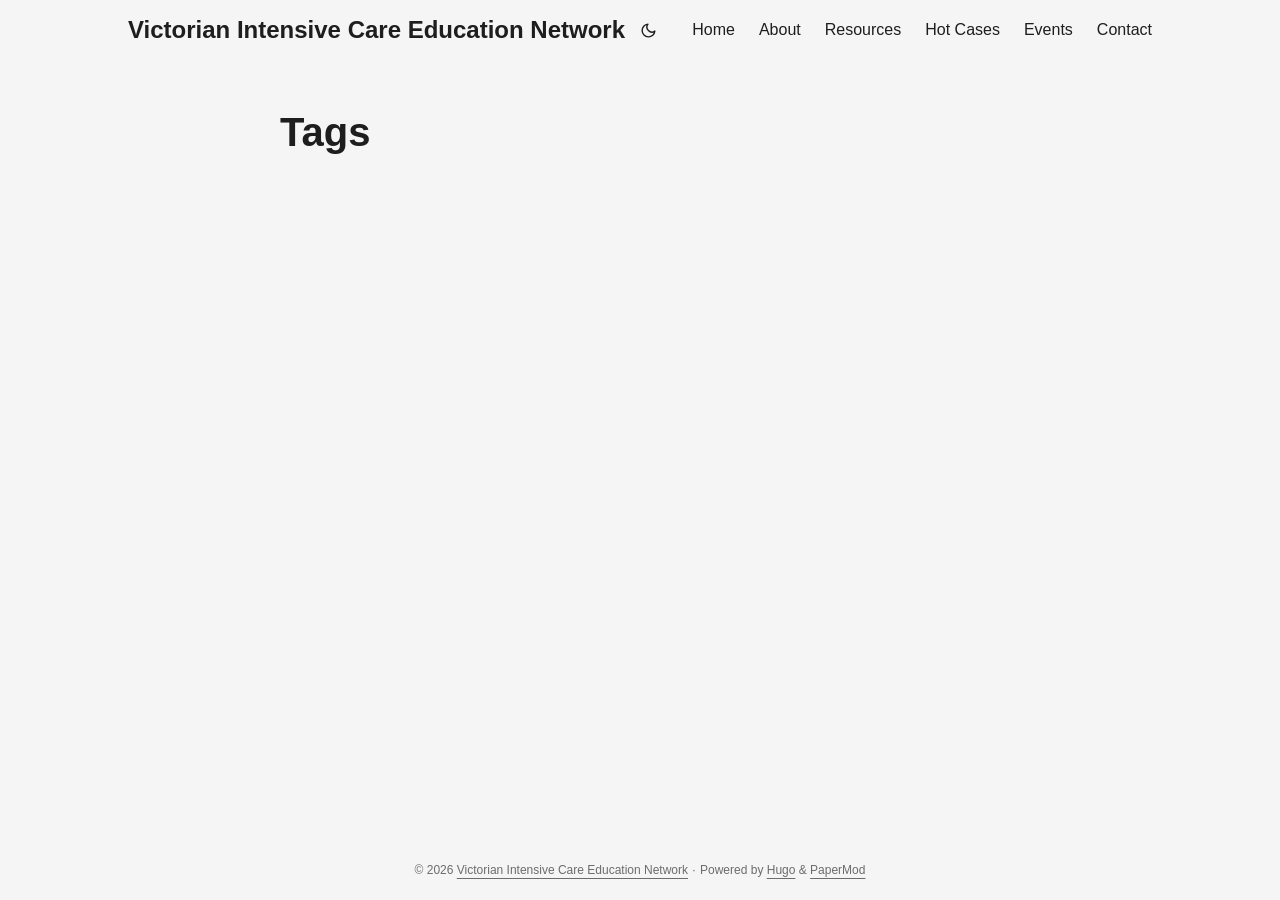
<file: tags/index.html>
<!doctype html><html lang=en dir=auto data-theme=auto><head><meta charset=utf-8><meta http-equiv=X-UA-Compatible content="IE=edge"><meta name=viewport content="width=device-width,initial-scale=1,shrink-to-fit=no"><meta name=robots content="index, follow"><title>Tags | Victorian Intensive Care Education Network</title><meta name=keywords content><meta name=description content="Education and training resources for Victorian intensive care clinicians"><meta name=author content="VICEN"><link rel=canonical href=https://vicen.au/tags/><link crossorigin=anonymous href=/assets/css/stylesheet.afa6e115031b392f7a4e72c3837d4e93e29bbe88020dcc9831ffcea9108dd969.css integrity="sha256-r6bhFQMbOS96TnLDg31Ok+KbvogCDcyYMf/OqRCN2Wk=" rel="preload stylesheet" as=style><link rel=icon href=https://vicen.au/favicon.ico><link rel=icon type=image/png sizes=16x16 href=https://vicen.au/favicon-16x16.png><link rel=icon type=image/png sizes=32x32 href=https://vicen.au/favicon-32x32.png><link rel=apple-touch-icon href=https://vicen.au/apple-touch-icon.png><link rel=mask-icon href=https://vicen.au/safari-pinned-tab.svg><meta name=theme-color content="#2e2e33"><meta name=msapplication-TileColor content="#2e2e33"><link rel=alternate type=application/rss+xml href=https://vicen.au/tags/index.xml title=rss><link rel=alternate hreflang=en href=https://vicen.au/tags/><noscript><style>#theme-toggle,.top-link{display:none}</style><style>@media(prefers-color-scheme:dark){:root{--theme:rgb(29, 30, 32);--entry:rgb(46, 46, 51);--primary:rgb(218, 218, 219);--secondary:rgb(155, 156, 157);--tertiary:rgb(65, 66, 68);--content:rgb(196, 196, 197);--code-block-bg:rgb(46, 46, 51);--code-bg:rgb(55, 56, 62);--border:rgb(51, 51, 51);color-scheme:dark}.list{background:var(--theme)}.toc{background:var(--entry)}}</style></noscript><script>localStorage.getItem("pref-theme")==="dark"?document.querySelector("html").dataset.theme="dark":localStorage.getItem("pref-theme")==="light"?document.querySelector("html").dataset.theme="light":window.matchMedia("(prefers-color-scheme: dark)").matches?document.querySelector("html").dataset.theme="dark":document.querySelector("html").dataset.theme="light"</script><meta property="og:url" content="https://vicen.au/tags/"><meta property="og:site_name" content="Victorian Intensive Care Education Network"><meta property="og:title" content="Tags"><meta property="og:description" content="Education and training resources for Victorian intensive care clinicians"><meta property="og:locale" content="en_au"><meta property="og:type" content="website"><meta name=twitter:card content="summary"><meta name=twitter:title content="Tags"><meta name=twitter:description content="Education and training resources for Victorian intensive care clinicians"></head><body class=list id=top><header class=header><nav class=header-nav><div class=logo><a href=https://vicen.au/ accesskey=h title="Victorian Intensive Care Education Network (Alt + H)">Victorian Intensive Care Education Network</a><div class=logo-switches><button id=theme-toggle class=theme-toggle accesskey=t title="(Alt + T)" aria-label="Toggle theme">
<svg class="moon" width="17" height="17" viewBox="0 0 24 24" fill="none" stroke="currentColor" stroke-width="2" stroke-linecap="round" stroke-linejoin="round"><path d="M21 12.79A9 9 0 1111.21 3 7 7 0 0021 12.79z"/></svg>
<svg class="sun" width="17" height="17" viewBox="0 0 24 24" fill="none" stroke="currentColor" stroke-width="2" stroke-linecap="round" stroke-linejoin="round"><circle cx="12" cy="12" r="5"/><line x1="12" y1="1" x2="12" y2="3"/><line x1="12" y1="21" x2="12" y2="23"/><line x1="4.22" y1="4.22" x2="5.64" y2="5.64"/><line x1="18.36" y1="18.36" x2="19.78" y2="19.78"/><line x1="1" y1="12" x2="3" y2="12"/><line x1="21" y1="12" x2="23" y2="12"/><line x1="4.22" y1="19.78" x2="5.64" y2="18.36"/><line x1="18.36" y1="5.64" x2="19.78" y2="4.22"/></svg></button></div></div><ul id=menu class=menu><li><a href=https://vicen.au/ title=Home><span>Home</span></a></li><li><a href=https://vicen.au/about/ title=About><span>About</span></a></li><li><a href=https://vicen.au/resources/ title=Resources><span>Resources</span></a></li><li><a href=https://vicen.au/hot-cases/ title="Hot Cases"><span>Hot Cases</span></a></li><li><a href=https://vicen.au/events/ title=Events><span>Events</span></a></li><li><a href=https://vicen.au/contact/ title=Contact><span>Contact</span></a></li></ul></nav></header><main class=main><header class=page-header><h1>Tags</h1></header><ul class=terms-tags></ul></main><footer class=footer><span>&copy; 2026 <a href=https://vicen.au/>Victorian Intensive Care Education Network</a></span> ·
<span>Powered by
<a href="https://gohugo.io/?utm_source=papermod" rel=noopener target=_blank>Hugo</a> &
<a href=https://github.com/adityatelange/hugo-PaperMod/ rel=noopener target=_blank>PaperMod</a></span></footer><a href=#top id=top-link class="top-link hidden" aria-label="go to top" title="Go to Top (Alt + G)" accesskey=g><svg viewBox="0 0 24 24" fill="none" stroke="currentColor" stroke-width="2" stroke-linecap="round" stroke-linejoin="round" class="feather feather-chevrons-up"><polyline points="17 11 12 6 7 11"/><polyline points="17 18 12 13 7 18"/></svg>
</a><script>let menu=document.getElementById("menu");if(menu){const e=localStorage.getItem("menu-scroll-position");e&&(menu.scrollLeft=parseInt(e,10)),menu.onscroll=function(){localStorage.setItem("menu-scroll-position",menu.scrollLeft)}}document.querySelectorAll('a[href^="#"]').forEach(e=>{e.addEventListener("click",function(e){e.preventDefault();var t=this.getAttribute("href").substr(1);window.matchMedia("(prefers-reduced-motion: reduce)").matches?document.querySelector(`[id='${decodeURIComponent(t)}']`).scrollIntoView():document.querySelector(`[id='${decodeURIComponent(t)}']`).scrollIntoView({behavior:"smooth"}),t==="top"?history.replaceState(null,null," "):history.pushState(null,null,`#${t}`)})})</script><script>var toplink=document.getElementById("top-link");window.onscroll=function(){const e=window.innerHeight;document.body.scrollTop>e||document.documentElement.scrollTop>e?toplink.classList.remove("hidden"):toplink.classList.add("hidden")}</script><script>document.getElementById("theme-toggle").addEventListener("click",()=>{const e=document.querySelector("html");e.dataset.theme==="dark"?(e.dataset.theme="light",localStorage.setItem("pref-theme","light")):(e.dataset.theme="dark",localStorage.setItem("pref-theme","dark"))})</script></body></html>
</file>
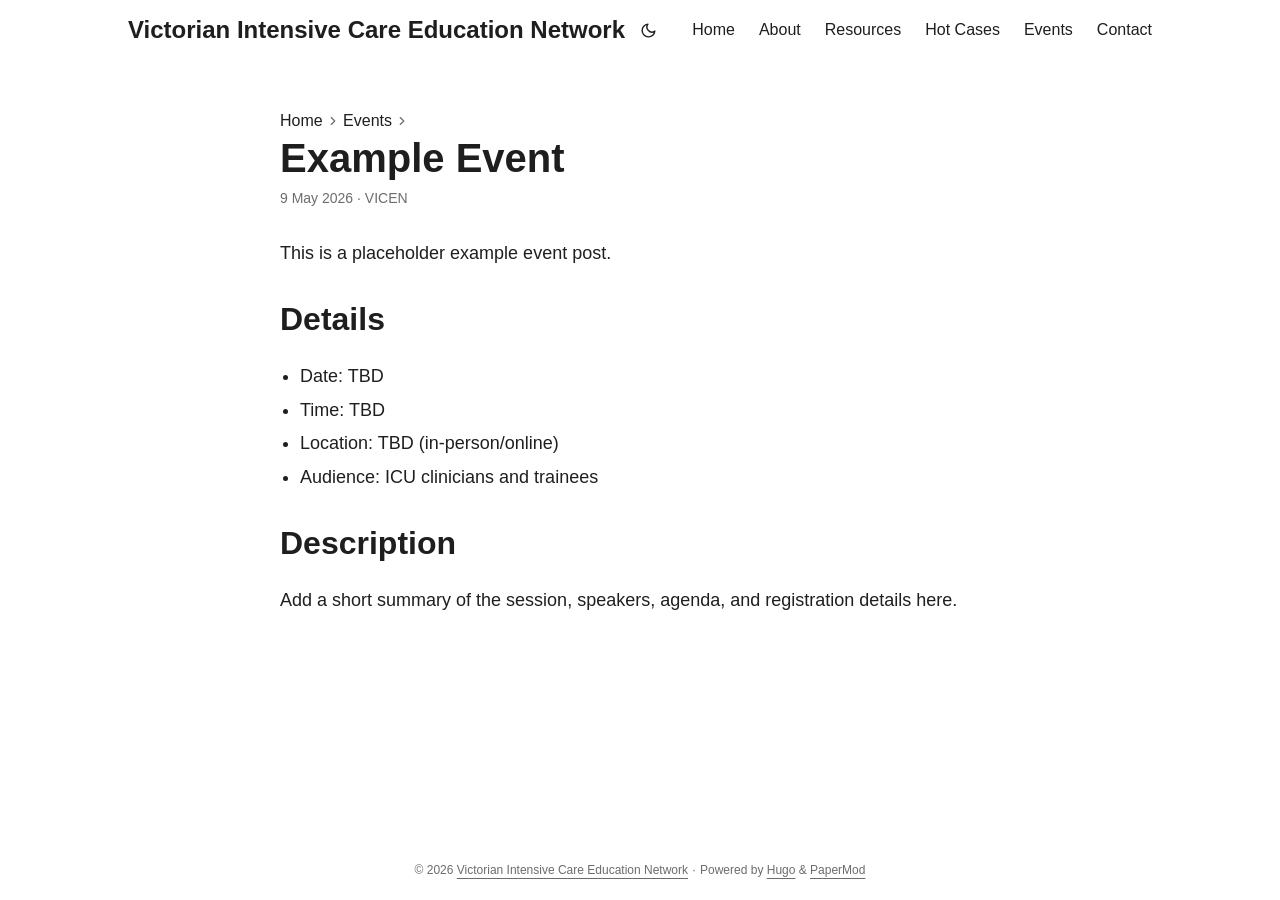
<file: events/example-event/index.html>
<!doctype html><html lang=en dir=auto data-theme=auto><head><meta charset=utf-8><meta http-equiv=X-UA-Compatible content="IE=edge"><meta name=viewport content="width=device-width,initial-scale=1,shrink-to-fit=no"><meta name=robots content="index, follow"><title>Example Event | Victorian Intensive Care Education Network</title><meta name=keywords content><meta name=description content="This is a placeholder example event post.
Details

Date: TBD
Time: TBD
Location: TBD (in-person/online)
Audience: ICU clinicians and trainees

Description
Add a short summary of the session, speakers, agenda, and registration details here."><meta name=author content="VICEN"><link rel=canonical href=https://vicen.au/events/example-event/><link crossorigin=anonymous href=/assets/css/stylesheet.afa6e115031b392f7a4e72c3837d4e93e29bbe88020dcc9831ffcea9108dd969.css integrity="sha256-r6bhFQMbOS96TnLDg31Ok+KbvogCDcyYMf/OqRCN2Wk=" rel="preload stylesheet" as=style><link rel=icon href=https://vicen.au/favicon.ico><link rel=icon type=image/png sizes=16x16 href=https://vicen.au/favicon-16x16.png><link rel=icon type=image/png sizes=32x32 href=https://vicen.au/favicon-32x32.png><link rel=apple-touch-icon href=https://vicen.au/apple-touch-icon.png><link rel=mask-icon href=https://vicen.au/safari-pinned-tab.svg><meta name=theme-color content="#2e2e33"><meta name=msapplication-TileColor content="#2e2e33"><link rel=alternate hreflang=en href=https://vicen.au/events/example-event/><noscript><style>#theme-toggle,.top-link{display:none}</style><style>@media(prefers-color-scheme:dark){:root{--theme:rgb(29, 30, 32);--entry:rgb(46, 46, 51);--primary:rgb(218, 218, 219);--secondary:rgb(155, 156, 157);--tertiary:rgb(65, 66, 68);--content:rgb(196, 196, 197);--code-block-bg:rgb(46, 46, 51);--code-bg:rgb(55, 56, 62);--border:rgb(51, 51, 51);color-scheme:dark}.list{background:var(--theme)}.toc{background:var(--entry)}}</style></noscript><script>localStorage.getItem("pref-theme")==="dark"?document.querySelector("html").dataset.theme="dark":localStorage.getItem("pref-theme")==="light"?document.querySelector("html").dataset.theme="light":window.matchMedia("(prefers-color-scheme: dark)").matches?document.querySelector("html").dataset.theme="dark":document.querySelector("html").dataset.theme="light"</script><meta property="og:url" content="https://vicen.au/events/example-event/"><meta property="og:site_name" content="Victorian Intensive Care Education Network"><meta property="og:title" content="Example Event"><meta property="og:description" content="This is a placeholder example event post.
Details Date: TBD Time: TBD Location: TBD (in-person/online) Audience: ICU clinicians and trainees Description Add a short summary of the session, speakers, agenda, and registration details here."><meta property="og:locale" content="en_au"><meta property="og:type" content="article"><meta property="article:section" content="events"><meta property="article:published_time" content="2026-05-09T00:00:00+00:00"><meta property="article:modified_time" content="2026-05-09T00:00:00+00:00"><meta name=twitter:card content="summary"><meta name=twitter:title content="Example Event"><meta name=twitter:description content="This is a placeholder example event post.
Details Date: TBD Time: TBD Location: TBD (in-person/online) Audience: ICU clinicians and trainees Description Add a short summary of the session, speakers, agenda, and registration details here."><script type=application/ld+json>{"@context":"https://schema.org","@type":"BreadcrumbList","itemListElement":[{"@type":"ListItem","position":1,"name":"Events","item":"https://vicen.au/events/"},{"@type":"ListItem","position":2,"name":"Example Event","item":"https://vicen.au/events/example-event/"}]}</script><script type=application/ld+json>{"@context":"https://schema.org","@type":"BlogPosting","headline":"Example Event","name":"Example Event","description":"This is a placeholder example event post.\nDetails Date: TBD Time: TBD Location: TBD (in-person/online) Audience: ICU clinicians and trainees Description Add a short summary of the session, speakers, agenda, and registration details here.\n","keywords":[],"articleBody":"This is a placeholder example event post.\nDetails Date: TBD Time: TBD Location: TBD (in-person/online) Audience: ICU clinicians and trainees Description Add a short summary of the session, speakers, agenda, and registration details here.\n","wordCount":"34","inLanguage":"en","datePublished":"2026-05-09T00:00:00Z","dateModified":"2026-05-09T00:00:00Z","author":{"@type":"Person","name":"VICEN"},"mainEntityOfPage":{"@type":"WebPage","@id":"https://vicen.au/events/example-event/"},"publisher":{"@type":"Organization","name":"Victorian Intensive Care Education Network","logo":{"@type":"ImageObject","url":"https://vicen.au/favicon.ico"}}}</script></head><body id=top><header class=header><nav class=header-nav><div class=logo><a href=https://vicen.au/ accesskey=h title="Victorian Intensive Care Education Network (Alt + H)">Victorian Intensive Care Education Network</a><div class=logo-switches><button id=theme-toggle class=theme-toggle accesskey=t title="(Alt + T)" aria-label="Toggle theme">
<svg class="moon" width="17" height="17" viewBox="0 0 24 24" fill="none" stroke="currentColor" stroke-width="2" stroke-linecap="round" stroke-linejoin="round"><path d="M21 12.79A9 9 0 1111.21 3 7 7 0 0021 12.79z"/></svg>
<svg class="sun" width="17" height="17" viewBox="0 0 24 24" fill="none" stroke="currentColor" stroke-width="2" stroke-linecap="round" stroke-linejoin="round"><circle cx="12" cy="12" r="5"/><line x1="12" y1="1" x2="12" y2="3"/><line x1="12" y1="21" x2="12" y2="23"/><line x1="4.22" y1="4.22" x2="5.64" y2="5.64"/><line x1="18.36" y1="18.36" x2="19.78" y2="19.78"/><line x1="1" y1="12" x2="3" y2="12"/><line x1="21" y1="12" x2="23" y2="12"/><line x1="4.22" y1="19.78" x2="5.64" y2="18.36"/><line x1="18.36" y1="5.64" x2="19.78" y2="4.22"/></svg></button></div></div><ul id=menu class=menu><li><a href=https://vicen.au/ title=Home><span>Home</span></a></li><li><a href=https://vicen.au/about/ title=About><span>About</span></a></li><li><a href=https://vicen.au/resources/ title=Resources><span>Resources</span></a></li><li><a href=https://vicen.au/hot-cases/ title="Hot Cases"><span>Hot Cases</span></a></li><li><a href=https://vicen.au/events/ title=Events><span>Events</span></a></li><li><a href=https://vicen.au/contact/ title=Contact><span>Contact</span></a></li></ul></nav></header><main class=main><article class=post-single><header class=post-header><nav class=breadcrumbs role=navigation aria-label=Breadcrumb><a href=/>Home</a>
<svg viewBox="0 0 24 24" fill="none" stroke="currentColor" stroke-width="2" stroke-linecap="round" stroke-linejoin="round" class="feather feather-chevron-right"><polyline points="9 18 15 12 9 6"/></svg>
<a href=/events/>Events</a>
<svg viewBox="0 0 24 24" fill="none" stroke="currentColor" stroke-width="2" stroke-linecap="round" stroke-linejoin="round" class="feather feather-chevron-right"><polyline points="9 18 15 12 9 6"/></svg></nav><h1 class="post-title entry-hint-parent">Example Event</h1><div class=post-meta><span title='2026-05-09 00:00:00 +0000 UTC'>9 May 2026</span>&nbsp;·&nbsp;<span>VICEN</span></div></header><div class="post-content md-content"><p>This is a placeholder example event post.</p><h2 id=details>Details<a hidden class=anchor aria-hidden=true href=#details>#</a></h2><ul><li>Date: TBD</li><li>Time: TBD</li><li>Location: TBD (in-person/online)</li><li>Audience: ICU clinicians and trainees</li></ul><h2 id=description>Description<a hidden class=anchor aria-hidden=true href=#description>#</a></h2><p>Add a short summary of the session, speakers, agenda, and registration details here.</p></div><footer class=post-footer><ul class=post-tags></ul></footer></article></main><footer class=footer><span>&copy; 2026 <a href=https://vicen.au/>Victorian Intensive Care Education Network</a></span> ·
<span>Powered by
<a href="https://gohugo.io/?utm_source=papermod" rel=noopener target=_blank>Hugo</a> &
<a href=https://github.com/adityatelange/hugo-PaperMod/ rel=noopener target=_blank>PaperMod</a></span></footer><a href=#top id=top-link class="top-link hidden" aria-label="go to top" title="Go to Top (Alt + G)" accesskey=g><svg viewBox="0 0 24 24" fill="none" stroke="currentColor" stroke-width="2" stroke-linecap="round" stroke-linejoin="round" class="feather feather-chevrons-up"><polyline points="17 11 12 6 7 11"/><polyline points="17 18 12 13 7 18"/></svg>
</a><script>let menu=document.getElementById("menu");if(menu){const e=localStorage.getItem("menu-scroll-position");e&&(menu.scrollLeft=parseInt(e,10)),menu.onscroll=function(){localStorage.setItem("menu-scroll-position",menu.scrollLeft)}}document.querySelectorAll('a[href^="#"]').forEach(e=>{e.addEventListener("click",function(e){e.preventDefault();var t=this.getAttribute("href").substr(1);window.matchMedia("(prefers-reduced-motion: reduce)").matches?document.querySelector(`[id='${decodeURIComponent(t)}']`).scrollIntoView():document.querySelector(`[id='${decodeURIComponent(t)}']`).scrollIntoView({behavior:"smooth"}),t==="top"?history.replaceState(null,null," "):history.pushState(null,null,`#${t}`)})})</script><script>var toplink=document.getElementById("top-link");window.onscroll=function(){const e=window.innerHeight;document.body.scrollTop>e||document.documentElement.scrollTop>e?toplink.classList.remove("hidden"):toplink.classList.add("hidden")}</script><script>document.getElementById("theme-toggle").addEventListener("click",()=>{const e=document.querySelector("html");e.dataset.theme==="dark"?(e.dataset.theme="light",localStorage.setItem("pref-theme","light")):(e.dataset.theme="dark",localStorage.setItem("pref-theme","dark"))})</script><script>document.querySelectorAll("pre > code").forEach(e=>{const n=e.parentNode.parentNode,t=document.createElement("button");t.classList.add("copy-code"),t.innerHTML="copy";function s(){t.innerHTML="copied!",setTimeout(()=>{t.innerHTML="copy"},2e3)}t.addEventListener("click",t=>{if("clipboard"in navigator){navigator.clipboard.writeText(e.textContent),s();return}const n=document.createRange();n.selectNodeContents(e);const o=window.getSelection();o.removeAllRanges(),o.addRange(n);try{document.execCommand("copy"),s()}catch{}o.removeRange(n)}),n.classList.contains("highlight")?n.appendChild(t):n.parentNode.firstChild==n||(e.parentNode.parentNode.parentNode.parentNode.parentNode.nodeName=="TABLE"?e.parentNode.parentNode.parentNode.parentNode.parentNode.appendChild(t):e.parentNode.appendChild(t))})</script></body></html>
</file>
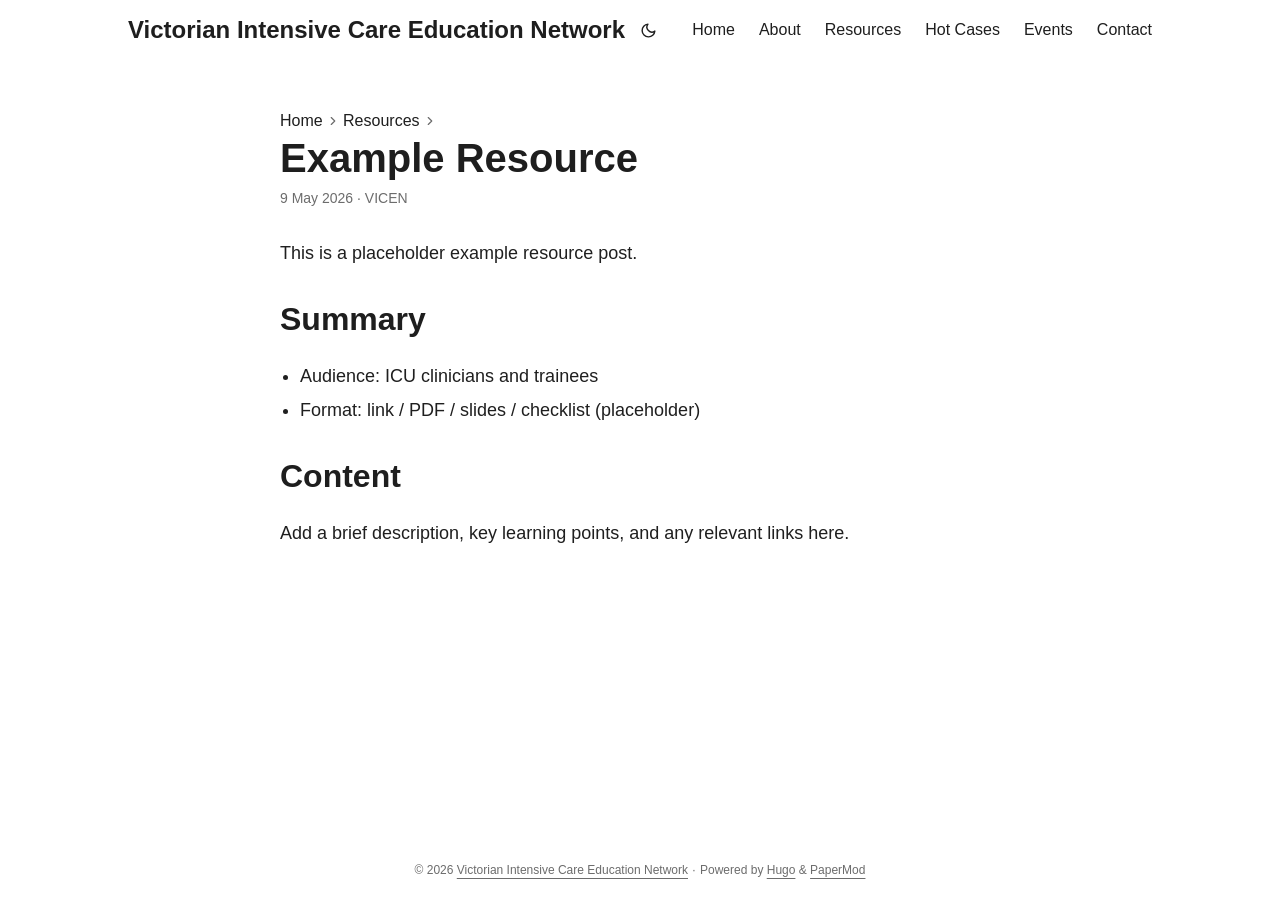
<file: resources/example-resource/index.html>
<!doctype html><html lang=en dir=auto data-theme=auto><head><meta charset=utf-8><meta http-equiv=X-UA-Compatible content="IE=edge"><meta name=viewport content="width=device-width,initial-scale=1,shrink-to-fit=no"><meta name=robots content="index, follow"><title>Example Resource | Victorian Intensive Care Education Network</title><meta name=keywords content><meta name=description content="This is a placeholder example resource post.
Summary

Audience: ICU clinicians and trainees
Format: link / PDF / slides / checklist (placeholder)

Content
Add a brief description, key learning points, and any relevant links here."><meta name=author content="VICEN"><link rel=canonical href=https://vicen.au/resources/example-resource/><link crossorigin=anonymous href=/assets/css/stylesheet.afa6e115031b392f7a4e72c3837d4e93e29bbe88020dcc9831ffcea9108dd969.css integrity="sha256-r6bhFQMbOS96TnLDg31Ok+KbvogCDcyYMf/OqRCN2Wk=" rel="preload stylesheet" as=style><link rel=icon href=https://vicen.au/favicon.ico><link rel=icon type=image/png sizes=16x16 href=https://vicen.au/favicon-16x16.png><link rel=icon type=image/png sizes=32x32 href=https://vicen.au/favicon-32x32.png><link rel=apple-touch-icon href=https://vicen.au/apple-touch-icon.png><link rel=mask-icon href=https://vicen.au/safari-pinned-tab.svg><meta name=theme-color content="#2e2e33"><meta name=msapplication-TileColor content="#2e2e33"><link rel=alternate hreflang=en href=https://vicen.au/resources/example-resource/><noscript><style>#theme-toggle,.top-link{display:none}</style><style>@media(prefers-color-scheme:dark){:root{--theme:rgb(29, 30, 32);--entry:rgb(46, 46, 51);--primary:rgb(218, 218, 219);--secondary:rgb(155, 156, 157);--tertiary:rgb(65, 66, 68);--content:rgb(196, 196, 197);--code-block-bg:rgb(46, 46, 51);--code-bg:rgb(55, 56, 62);--border:rgb(51, 51, 51);color-scheme:dark}.list{background:var(--theme)}.toc{background:var(--entry)}}</style></noscript><script>localStorage.getItem("pref-theme")==="dark"?document.querySelector("html").dataset.theme="dark":localStorage.getItem("pref-theme")==="light"?document.querySelector("html").dataset.theme="light":window.matchMedia("(prefers-color-scheme: dark)").matches?document.querySelector("html").dataset.theme="dark":document.querySelector("html").dataset.theme="light"</script><meta property="og:url" content="https://vicen.au/resources/example-resource/"><meta property="og:site_name" content="Victorian Intensive Care Education Network"><meta property="og:title" content="Example Resource"><meta property="og:description" content="This is a placeholder example resource post.
Summary Audience: ICU clinicians and trainees Format: link / PDF / slides / checklist (placeholder) Content Add a brief description, key learning points, and any relevant links here."><meta property="og:locale" content="en_au"><meta property="og:type" content="article"><meta property="article:section" content="resources"><meta property="article:published_time" content="2026-05-09T00:00:00+00:00"><meta property="article:modified_time" content="2026-05-09T00:00:00+00:00"><meta name=twitter:card content="summary"><meta name=twitter:title content="Example Resource"><meta name=twitter:description content="This is a placeholder example resource post.
Summary Audience: ICU clinicians and trainees Format: link / PDF / slides / checklist (placeholder) Content Add a brief description, key learning points, and any relevant links here."><script type=application/ld+json>{"@context":"https://schema.org","@type":"BreadcrumbList","itemListElement":[{"@type":"ListItem","position":1,"name":"Resources","item":"https://vicen.au/resources/"},{"@type":"ListItem","position":2,"name":"Example Resource","item":"https://vicen.au/resources/example-resource/"}]}</script><script type=application/ld+json>{"@context":"https://schema.org","@type":"BlogPosting","headline":"Example Resource","name":"Example Resource","description":"This is a placeholder example resource post.\nSummary Audience: ICU clinicians and trainees Format: link / PDF / slides / checklist (placeholder) Content Add a brief description, key learning points, and any relevant links here.\n","keywords":[],"articleBody":"This is a placeholder example resource post.\nSummary Audience: ICU clinicians and trainees Format: link / PDF / slides / checklist (placeholder) Content Add a brief description, key learning points, and any relevant links here.\n","wordCount":"35","inLanguage":"en","datePublished":"2026-05-09T00:00:00Z","dateModified":"2026-05-09T00:00:00Z","author":{"@type":"Person","name":"VICEN"},"mainEntityOfPage":{"@type":"WebPage","@id":"https://vicen.au/resources/example-resource/"},"publisher":{"@type":"Organization","name":"Victorian Intensive Care Education Network","logo":{"@type":"ImageObject","url":"https://vicen.au/favicon.ico"}}}</script></head><body id=top><header class=header><nav class=header-nav><div class=logo><a href=https://vicen.au/ accesskey=h title="Victorian Intensive Care Education Network (Alt + H)">Victorian Intensive Care Education Network</a><div class=logo-switches><button id=theme-toggle class=theme-toggle accesskey=t title="(Alt + T)" aria-label="Toggle theme">
<svg class="moon" width="17" height="17" viewBox="0 0 24 24" fill="none" stroke="currentColor" stroke-width="2" stroke-linecap="round" stroke-linejoin="round"><path d="M21 12.79A9 9 0 1111.21 3 7 7 0 0021 12.79z"/></svg>
<svg class="sun" width="17" height="17" viewBox="0 0 24 24" fill="none" stroke="currentColor" stroke-width="2" stroke-linecap="round" stroke-linejoin="round"><circle cx="12" cy="12" r="5"/><line x1="12" y1="1" x2="12" y2="3"/><line x1="12" y1="21" x2="12" y2="23"/><line x1="4.22" y1="4.22" x2="5.64" y2="5.64"/><line x1="18.36" y1="18.36" x2="19.78" y2="19.78"/><line x1="1" y1="12" x2="3" y2="12"/><line x1="21" y1="12" x2="23" y2="12"/><line x1="4.22" y1="19.78" x2="5.64" y2="18.36"/><line x1="18.36" y1="5.64" x2="19.78" y2="4.22"/></svg></button></div></div><ul id=menu class=menu><li><a href=https://vicen.au/ title=Home><span>Home</span></a></li><li><a href=https://vicen.au/about/ title=About><span>About</span></a></li><li><a href=https://vicen.au/resources/ title=Resources><span>Resources</span></a></li><li><a href=https://vicen.au/hot-cases/ title="Hot Cases"><span>Hot Cases</span></a></li><li><a href=https://vicen.au/events/ title=Events><span>Events</span></a></li><li><a href=https://vicen.au/contact/ title=Contact><span>Contact</span></a></li></ul></nav></header><main class=main><article class=post-single><header class=post-header><nav class=breadcrumbs role=navigation aria-label=Breadcrumb><a href=/>Home</a>
<svg viewBox="0 0 24 24" fill="none" stroke="currentColor" stroke-width="2" stroke-linecap="round" stroke-linejoin="round" class="feather feather-chevron-right"><polyline points="9 18 15 12 9 6"/></svg>
<a href=/resources/>Resources</a>
<svg viewBox="0 0 24 24" fill="none" stroke="currentColor" stroke-width="2" stroke-linecap="round" stroke-linejoin="round" class="feather feather-chevron-right"><polyline points="9 18 15 12 9 6"/></svg></nav><h1 class="post-title entry-hint-parent">Example Resource</h1><div class=post-meta><span title='2026-05-09 00:00:00 +0000 UTC'>9 May 2026</span>&nbsp;·&nbsp;<span>VICEN</span></div></header><div class="post-content md-content"><p>This is a placeholder example resource post.</p><h2 id=summary>Summary<a hidden class=anchor aria-hidden=true href=#summary>#</a></h2><ul><li>Audience: ICU clinicians and trainees</li><li>Format: link / PDF / slides / checklist (placeholder)</li></ul><h2 id=content>Content<a hidden class=anchor aria-hidden=true href=#content>#</a></h2><p>Add a brief description, key learning points, and any relevant links here.</p></div><footer class=post-footer><ul class=post-tags></ul></footer></article></main><footer class=footer><span>&copy; 2026 <a href=https://vicen.au/>Victorian Intensive Care Education Network</a></span> ·
<span>Powered by
<a href="https://gohugo.io/?utm_source=papermod" rel=noopener target=_blank>Hugo</a> &
<a href=https://github.com/adityatelange/hugo-PaperMod/ rel=noopener target=_blank>PaperMod</a></span></footer><a href=#top id=top-link class="top-link hidden" aria-label="go to top" title="Go to Top (Alt + G)" accesskey=g><svg viewBox="0 0 24 24" fill="none" stroke="currentColor" stroke-width="2" stroke-linecap="round" stroke-linejoin="round" class="feather feather-chevrons-up"><polyline points="17 11 12 6 7 11"/><polyline points="17 18 12 13 7 18"/></svg>
</a><script>let menu=document.getElementById("menu");if(menu){const e=localStorage.getItem("menu-scroll-position");e&&(menu.scrollLeft=parseInt(e,10)),menu.onscroll=function(){localStorage.setItem("menu-scroll-position",menu.scrollLeft)}}document.querySelectorAll('a[href^="#"]').forEach(e=>{e.addEventListener("click",function(e){e.preventDefault();var t=this.getAttribute("href").substr(1);window.matchMedia("(prefers-reduced-motion: reduce)").matches?document.querySelector(`[id='${decodeURIComponent(t)}']`).scrollIntoView():document.querySelector(`[id='${decodeURIComponent(t)}']`).scrollIntoView({behavior:"smooth"}),t==="top"?history.replaceState(null,null," "):history.pushState(null,null,`#${t}`)})})</script><script>var toplink=document.getElementById("top-link");window.onscroll=function(){const e=window.innerHeight;document.body.scrollTop>e||document.documentElement.scrollTop>e?toplink.classList.remove("hidden"):toplink.classList.add("hidden")}</script><script>document.getElementById("theme-toggle").addEventListener("click",()=>{const e=document.querySelector("html");e.dataset.theme==="dark"?(e.dataset.theme="light",localStorage.setItem("pref-theme","light")):(e.dataset.theme="dark",localStorage.setItem("pref-theme","dark"))})</script><script>document.querySelectorAll("pre > code").forEach(e=>{const n=e.parentNode.parentNode,t=document.createElement("button");t.classList.add("copy-code"),t.innerHTML="copy";function s(){t.innerHTML="copied!",setTimeout(()=>{t.innerHTML="copy"},2e3)}t.addEventListener("click",t=>{if("clipboard"in navigator){navigator.clipboard.writeText(e.textContent),s();return}const n=document.createRange();n.selectNodeContents(e);const o=window.getSelection();o.removeAllRanges(),o.addRange(n);try{document.execCommand("copy"),s()}catch{}o.removeRange(n)}),n.classList.contains("highlight")?n.appendChild(t):n.parentNode.firstChild==n||(e.parentNode.parentNode.parentNode.parentNode.parentNode.nodeName=="TABLE"?e.parentNode.parentNode.parentNode.parentNode.parentNode.appendChild(t):e.parentNode.appendChild(t))})</script></body></html>
</file>
